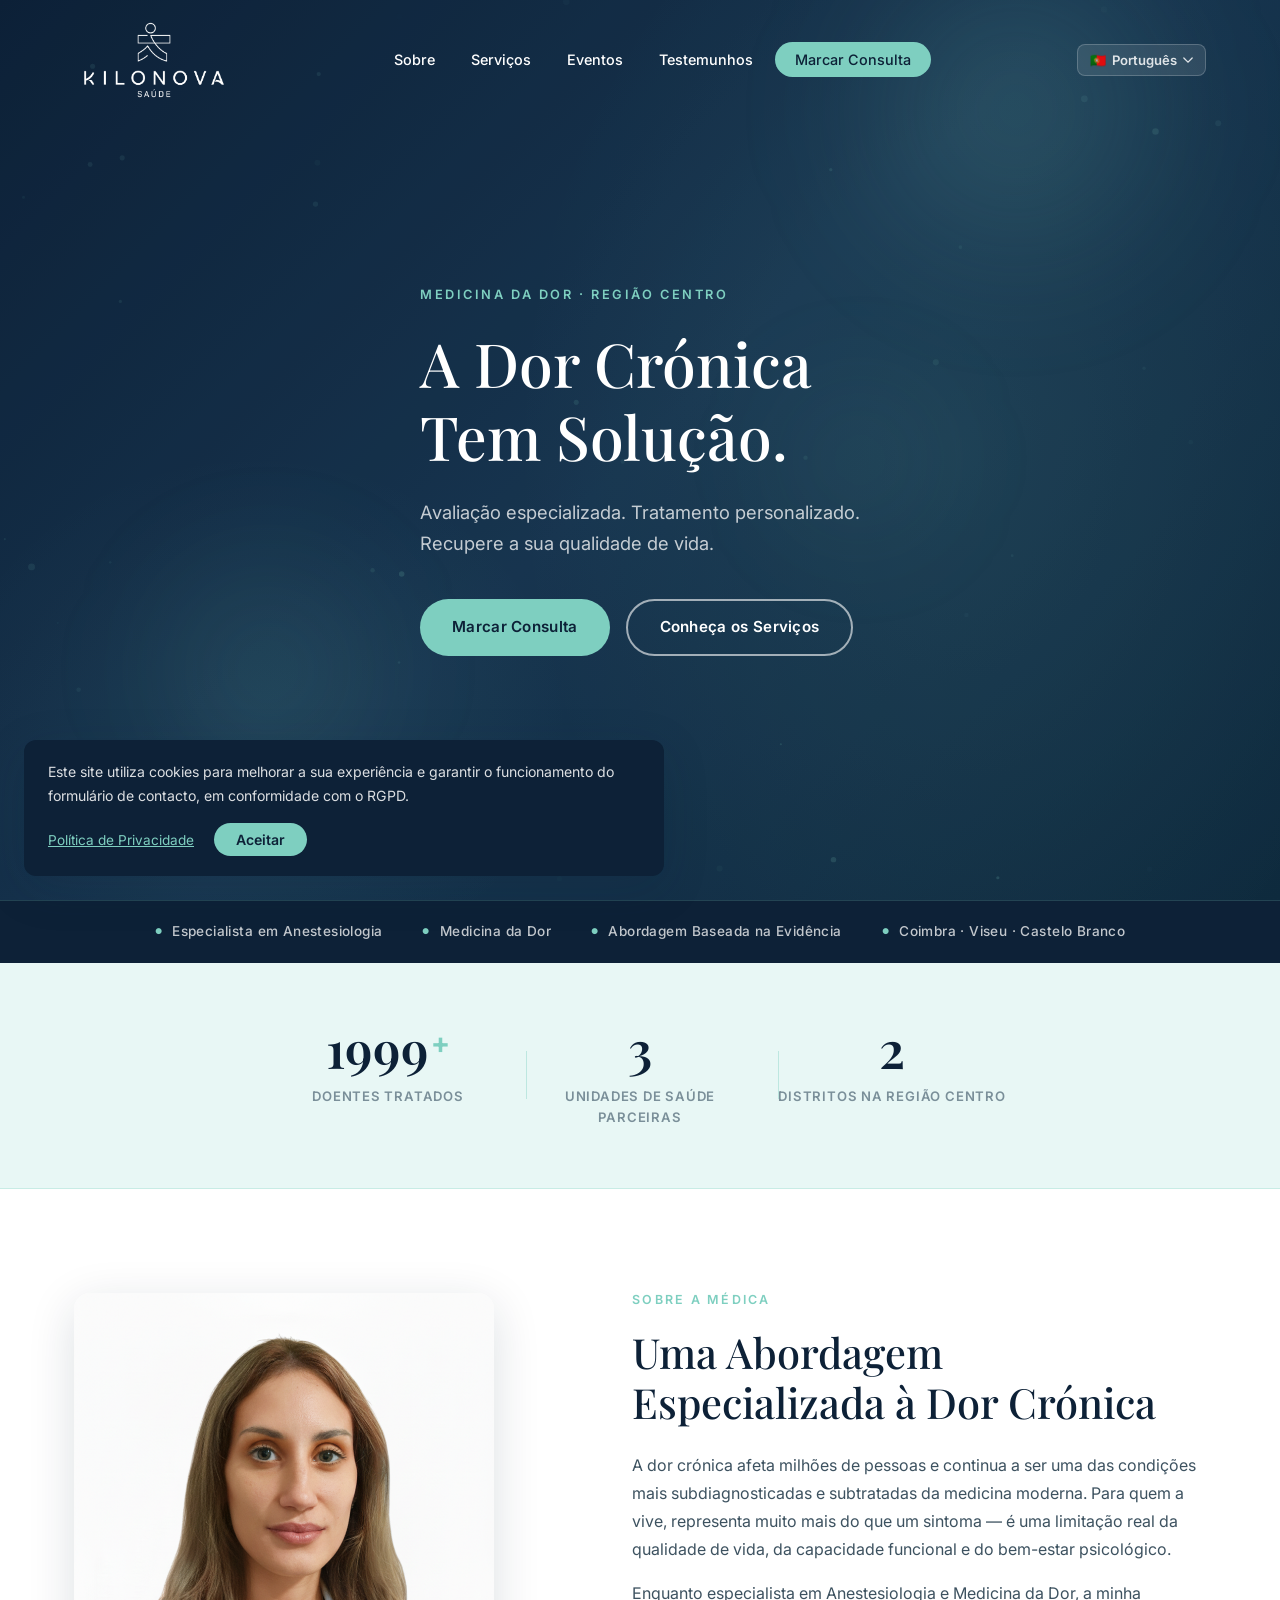
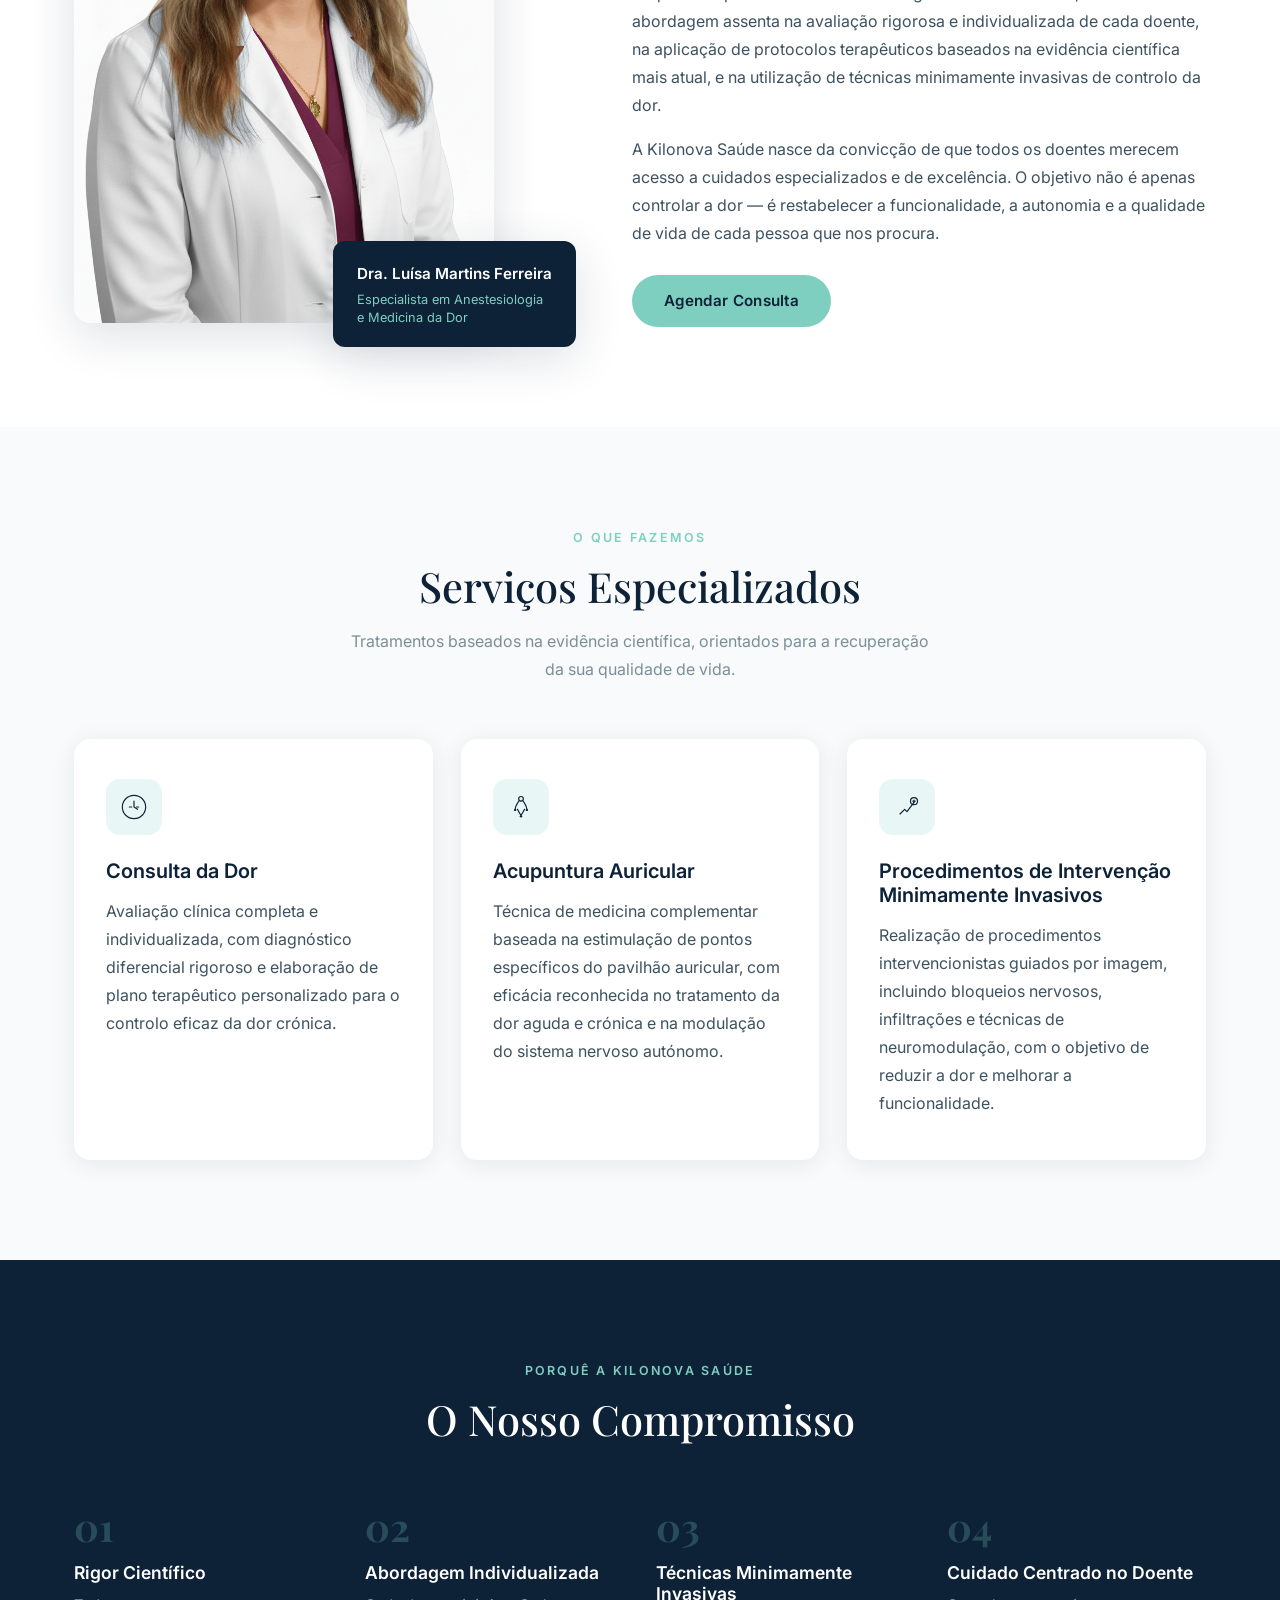
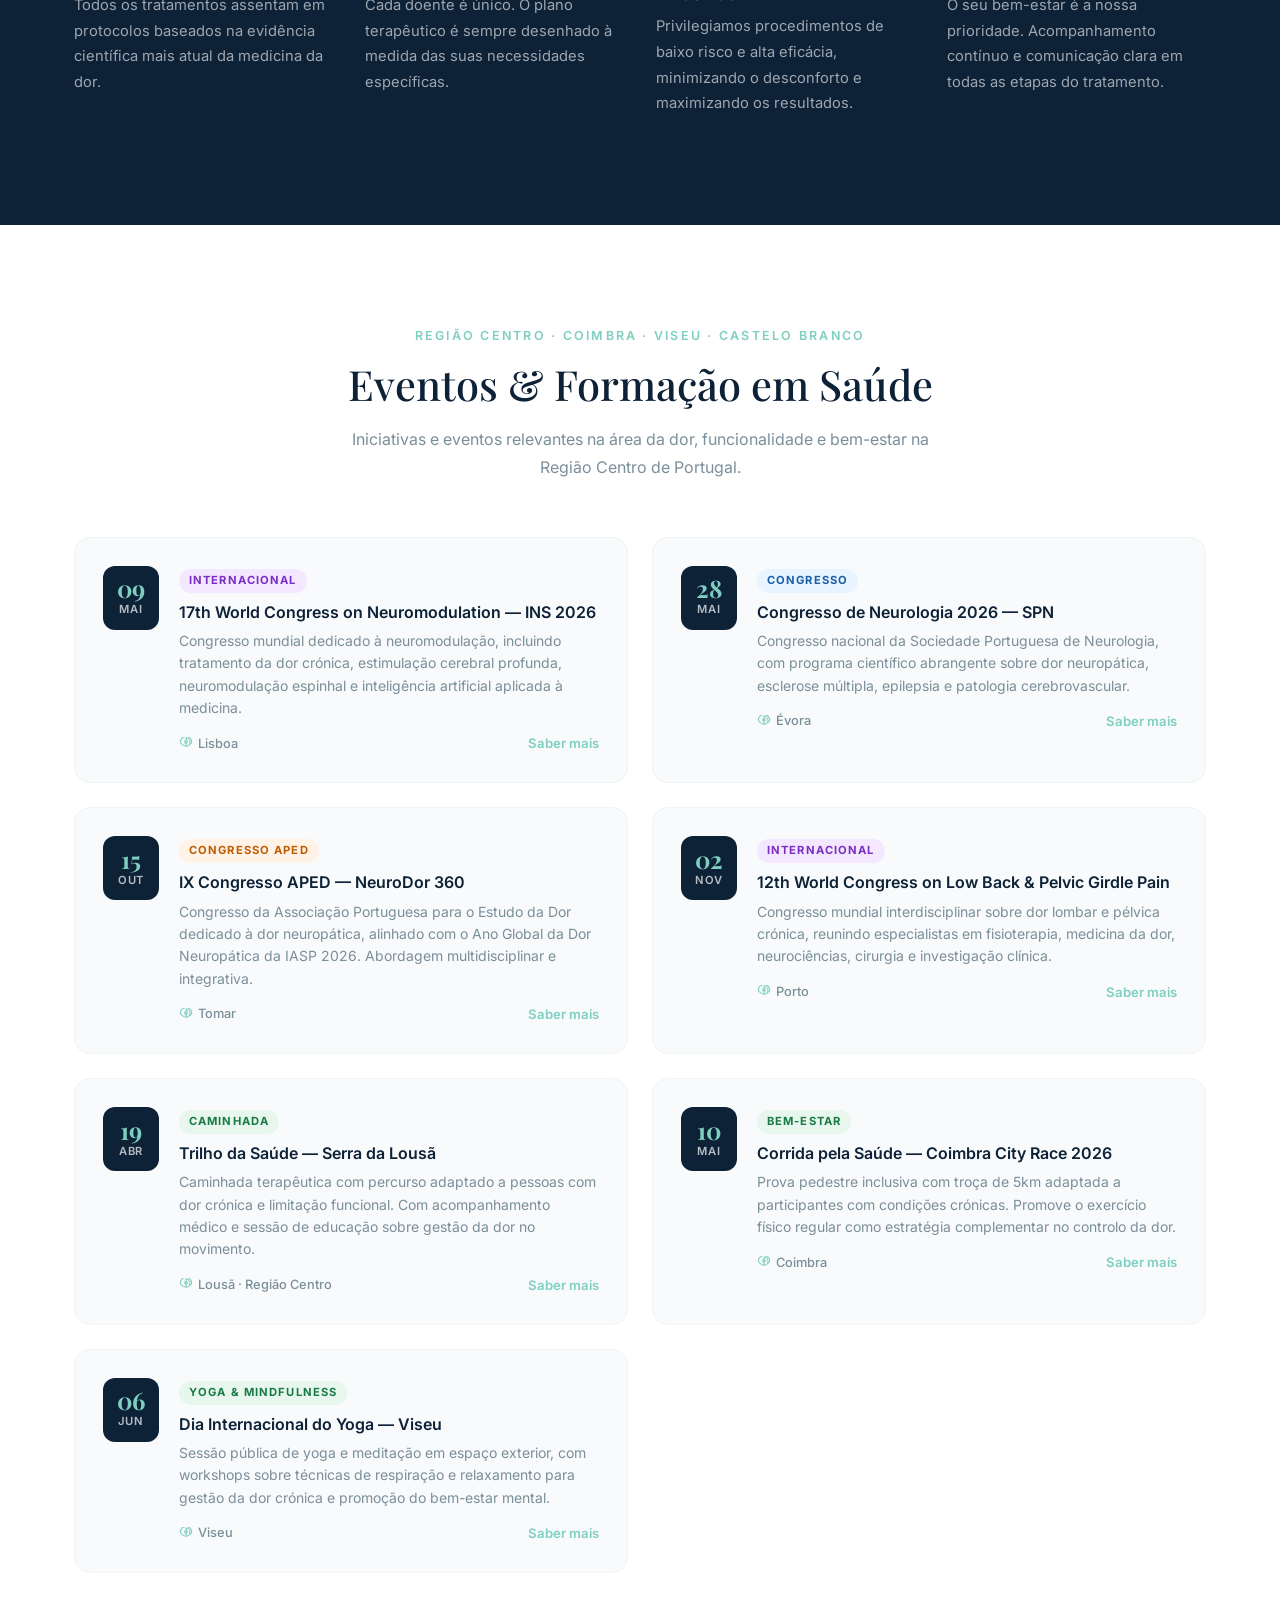
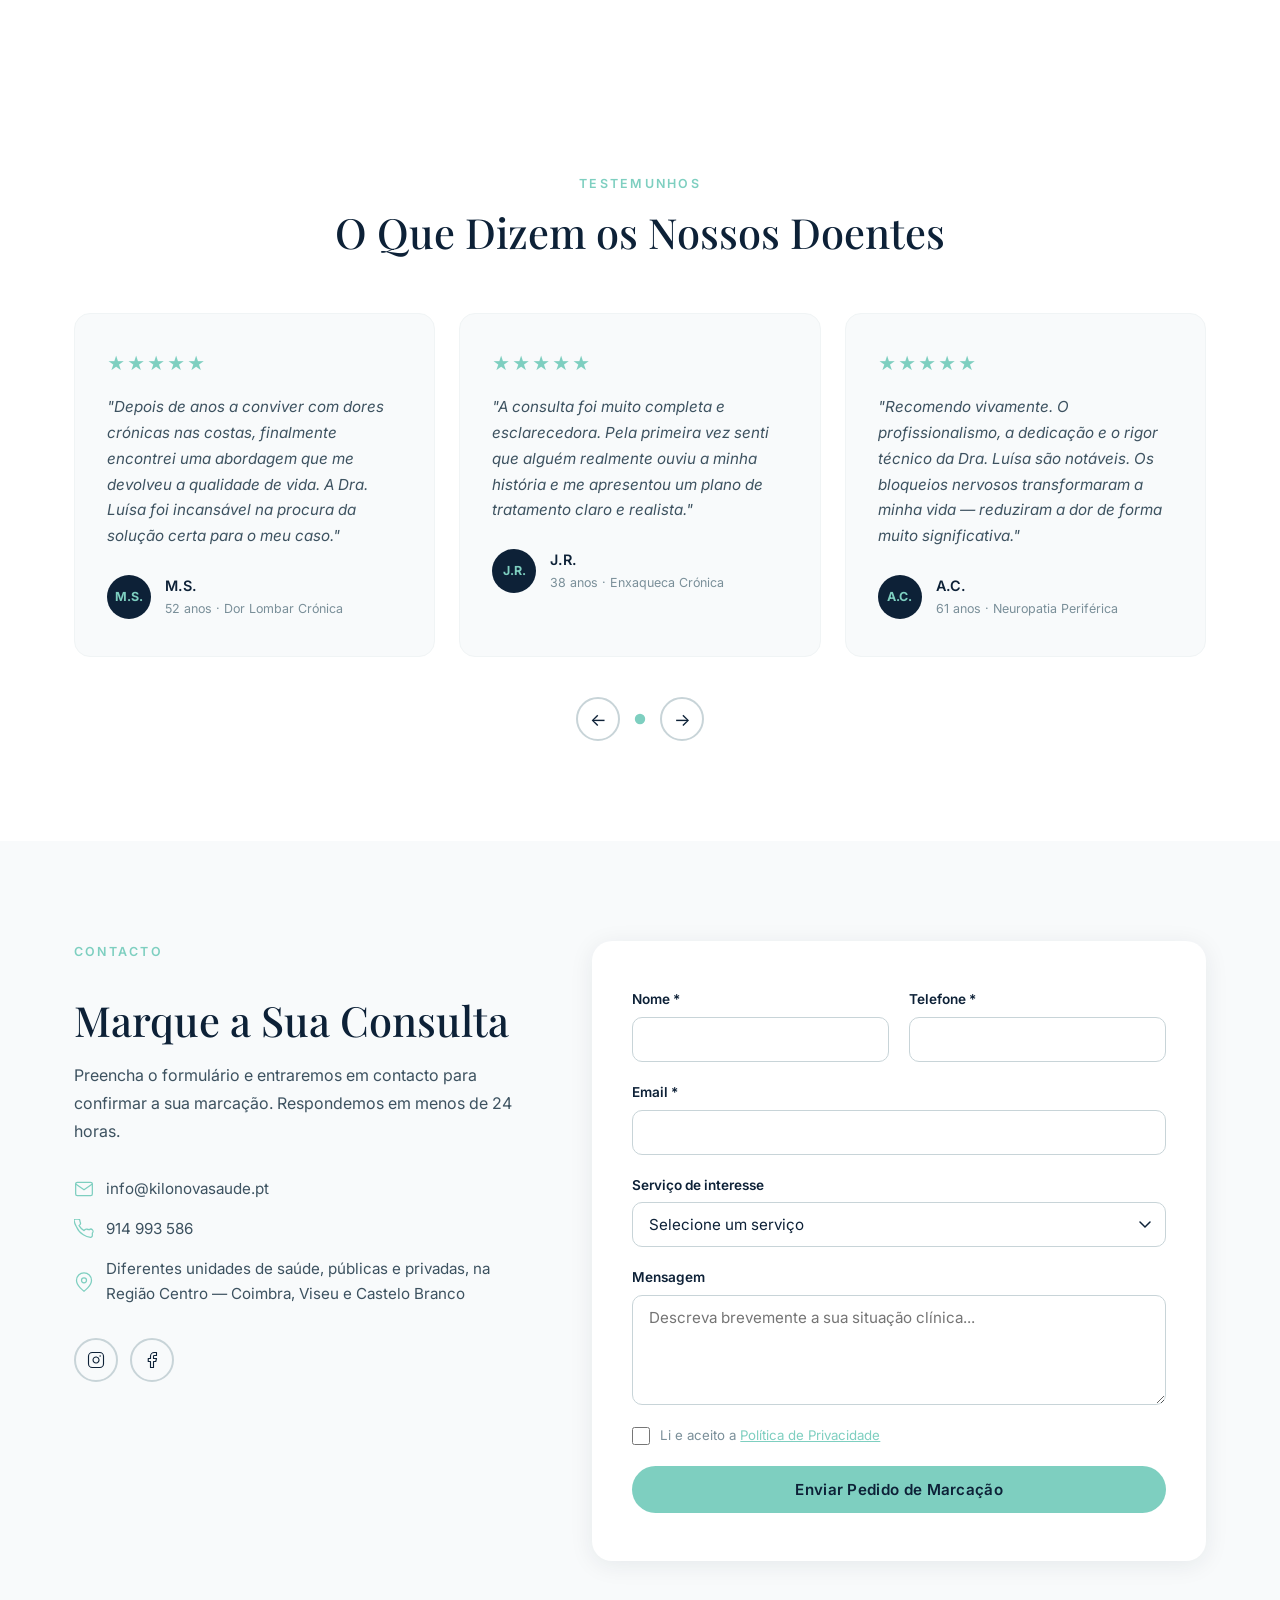
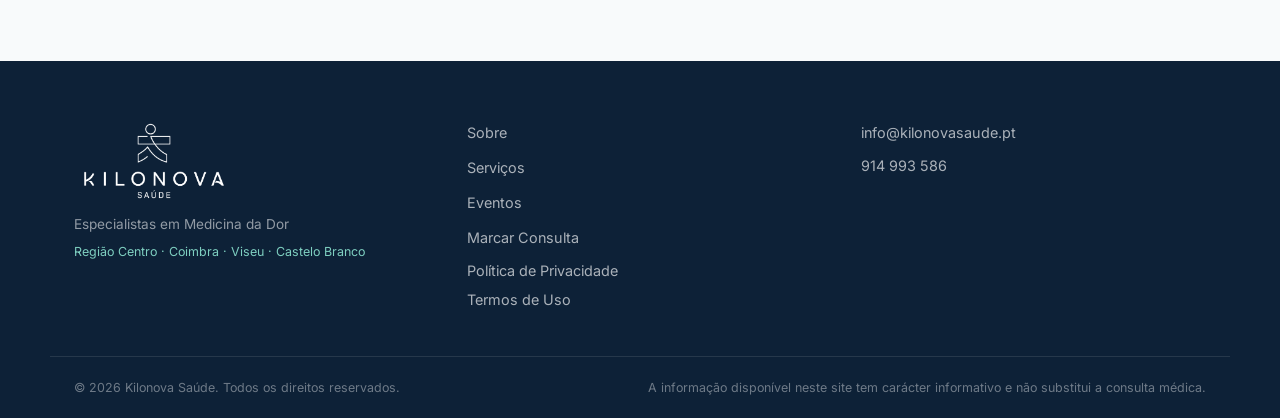
<file: index.html>
<!DOCTYPE html>
<html lang="pt">
<head>
  <meta charset="UTF-8" />
  <meta name="viewport" content="width=device-width, initial-scale=1.0" />
  <meta name="description" content="Kilonova Saúde — Especialistas em Medicina da Dor. Consulta da Dor, Acupuntura Auricular e Procedimentos Minimamente Invasivos na Região Centro." />
  <title>Kilonova Saúde — Medicina da Dor</title>
  <link rel="preconnect" href="https://fonts.googleapis.com" />
  <link rel="preconnect" href="https://fonts.gstatic.com" crossorigin />
  <link href="https://fonts.googleapis.com/css2?family=Inter:wght@300;400;500;600;700&family=Playfair+Display:wght@400;500;600&display=swap" rel="stylesheet" />
  <link rel="stylesheet" href="css/style.css" />
</head>
<body>

  <!-- COOKIE BANNER -->
  <div id="cookie-banner" class="cookie-banner" role="dialog" aria-label="Aviso de cookies">
    <div class="cookie-content">
      <p data-i18n="cookie_text">Este site utiliza cookies para melhorar a sua experiência e garantir o funcionamento do formulário de contacto, em conformidade com o RGPD.</p>
      <div class="cookie-actions">
        <button class="cookie-link" onclick="openModal('privacy-modal')" data-i18n="cookie_policy">Política de Privacidade</button>
        <button id="cookie-accept" data-i18n="cookie_accept">Aceitar</button>
      </div>
    </div>
  </div>

  <!-- PRIVACY MODAL -->
  <div id="privacy-modal" class="modal-overlay" role="dialog" aria-modal="true" aria-label="Política de Privacidade">
    <div class="modal-box">
      <button class="modal-close" onclick="closeModal('privacy-modal')" aria-label="Fechar">&times;</button>
      <div class="modal-content">
        <h2 data-i18n="modal_privacy_title">Política de Privacidade</h2>
        <p class="modal-updated" data-i18n="modal_privacy_updated">Última atualização: Janeiro de 2025</p>

        <h3 data-i18n="modal_p1_title">1. Responsável pelo Tratamento de Dados</h3>
        <p data-i18n="modal_p1_body">Kilonova Saúde, representada pela Dra. Luísa Martins Ferreira, NIF individual, é responsável pelo tratamento dos dados pessoais recolhidos através deste website (kilonovasaude.pt), em conformidade com o Regulamento Geral sobre a Proteção de Dados (RGPD — Regulamento UE 2016/679). Contacto: info@kilonovasaude.pt · 914 993 586.</p>

        <h3 data-i18n="modal_p2_title">2. Dados Recolhidos</h3>
        <p data-i18n="modal_p2_body">Através do formulário de contacto recolhemos: nome completo, número de telefone, endereço de email, serviço de interesse e informações clínicas facultadas voluntariamente. Também recolhemos dados de navegação através de cookies técnicos essenciais.</p>

        <h3 data-i18n="modal_p3_title">3. Finalidade e Base Legal</h3>
        <p data-i18n="modal_p3_body">Os seus dados são tratados para resposta ao pedido de marcação de consulta (base legal: execução de contrato, Art. 6.º n.º 1 al. b) do RGPD) e para comunicações relacionadas com os serviços prestados (base legal: interesse legítimo, Art. 6.º n.º 1 al. f) do RGPD).</p>

        <h3 data-i18n="modal_p4_title">4. Conservação dos Dados</h3>
        <p data-i18n="modal_p4_body">Os dados são conservados pelo período estritamente necessário à finalidade que motivou a sua recolha, e no máximo por 5 anos após a última interação, salvo obrigação legal de conservação superior.</p>

        <h3 data-i18n="modal_p5_title">5. Partilha de Dados</h3>
        <p data-i18n="modal_p5_body">Os seus dados não são vendidos nem cedidos a terceiros para fins comerciais. Podem ser partilhados com prestadores de serviços técnicos exclusivamente para efeitos de prestação do serviço, com obrigação contratual de confidencialidade.</p>

        <h3 data-i18n="modal_p6_title">6. Os Seus Direitos</h3>
        <p data-i18n="modal_p6_body">Nos termos do RGPD, tem direito de acesso, retificação, apagamento, limitação, portabilidade e oposição. Para exercer estes direitos contacte info@kilonovasaude.pt. Tem ainda o direito de reclamação junto da CNPD (www.cnpd.pt).</p>

        <h3 data-i18n="modal_p7_title">7. Cookies</h3>
        <p data-i18n="modal_p7_body">Este site utiliza apenas cookies técnicos essenciais, necessários ao funcionamento do formulário de contacto e à memorização das suas preferências de idioma e consentimento. Não utilizamos cookies de rastreamento ou publicidade.</p>
      </div>
    </div>
  </div>

  <!-- TERMS MODAL -->
  <div id="terms-modal" class="modal-overlay" role="dialog" aria-modal="true" aria-label="Termos de Uso">
    <div class="modal-box">
      <button class="modal-close" onclick="closeModal('terms-modal')" aria-label="Fechar">&times;</button>
      <div class="modal-content">
        <h2 data-i18n="modal_terms_title">Termos de Uso</h2>
        <p class="modal-updated" data-i18n="modal_terms_updated">Última atualização: Janeiro de 2025</p>

        <h3 data-i18n="modal_t1_title">1. Identificação</h3>
        <p data-i18n="modal_t1_body">O presente website é propriedade de Kilonova Saúde, representada pela Dra. Luísa Martins Ferreira, Especialista em Anestesiologia e Medicina da Dor. Contacto: info@kilonovasaude.pt · 914 993 586.</p>

        <h3 data-i18n="modal_t2_title">2. Objeto e Âmbito</h3>
        <p data-i18n="modal_t2_body">O presente website tem carácter exclusivamente informativo e destina-se a apresentar os serviços da Kilonova Saúde. A utilização deste site implica a aceitação integral dos presentes termos.</p>

        <h3 data-i18n="modal_t3_title">3. Informação Clínica</h3>
        <p data-i18n="modal_t3_body">Toda a informação médica disponível neste site tem carácter meramente informativo e educacional. Não constitui conselho médico, diagnóstico ou prescrição terapêutica, e não substitui em nenhuma circunstância a consulta médica presencial com um profissional de saúde qualificado.</p>

        <h3 data-i18n="modal_t4_title">4. Propriedade Intelectual</h3>
        <p data-i18n="modal_t4_body">Todos os conteúdos deste website — incluindo textos, imagens, logótipos, design e código — são propriedade exclusiva da Kilonova Saúde e encontram-se protegidos pelas leis de propriedade intelectual aplicáveis. É proibida a sua reprodução total ou parcial sem autorização expressa e por escrito.</p>

        <h3 data-i18n="modal_t5_title">5. Responsabilidade</h3>
        <p data-i18n="modal_t5_body">A Kilonova Saúde não se responsabiliza por danos resultantes da utilização indevida das informações disponibilizadas neste site, nem pela indisponibilidade temporária do mesmo por razões técnicas ou de manutenção.</p>

        <h3 data-i18n="modal_t6_title">6. Lei Aplicável</h3>
        <p data-i18n="modal_t6_body">Os presentes termos regem-se pela lei portuguesa. Qualquer litígio será submetido aos tribunais da comarca competente, com expressa renúncia a qualquer outro foro.</p>

        <h3 data-i18n="modal_t7_title">7. Alterações</h3>
        <p data-i18n="modal_t7_body">A Kilonova Saúde reserva-se o direito de alterar os presentes termos a qualquer momento. As alterações produzem efeitos imediatos após a sua publicação neste website.</p>
      </div>
    </div>
  </div>

  <!-- HEADER -->
  <header id="header">
    <div class="container header-inner">
      <a href="#hero" class="logo-link">
        <img src="images/logo.png" alt="Kilonova Saúde" class="logo logo-dark" />
        <img src="images/logo-white.png" alt="Kilonova Saúde" class="logo logo-white" />
      </a>
      <nav id="main-nav">
        <ul>
          <li><a href="#about" data-i18n="nav_about">Sobre</a></li>
          <li><a href="#services" data-i18n="nav_services">Serviços</a></li>
          <li><a href="#events" data-i18n="nav_events">Eventos</a></li>
          <li><a href="#testimonials" data-i18n="nav_testimonials">Testemunhos</a></li>
          <li><a href="#contact" class="nav-cta" data-i18n="nav_contact">Marcar Consulta</a></li>
        </ul>
      </nav>
      <div class="header-right">
        <!-- Language dropdown -->
        <div class="lang-dropdown" id="lang-dropdown">
          <button class="lang-current-btn" id="lang-current-btn" aria-haspopup="listbox" aria-expanded="false">
            <span id="lang-flag">🇵🇹</span>
            <span id="lang-label">Português</span>
            <svg class="lang-chevron" viewBox="0 0 12 8" fill="none"><path d="M1 1l5 5 5-5" stroke="currentColor" stroke-width="1.5" stroke-linecap="round"/></svg>
          </button>
          <ul class="lang-list" id="lang-list" role="listbox">
            <li><button data-lang="pt" class="lang-option active"><span>🇵🇹</span> Português</button></li>
            <li><button data-lang="en" class="lang-option"><span>🇬🇧</span> English</button></li>
            <li><button data-lang="fr" class="lang-option"><span>🇫🇷</span> Français</button></li>
            <li><button data-lang="de" class="lang-option"><span>🇩🇪</span> Deutsch</button></li>
          </ul>
        </div>
        <button class="hamburger" id="hamburger" aria-label="Menu">
          <span></span><span></span><span></span>
        </button>
      </div>
    </div>
  </header>

  <!-- HERO -->
  <section id="hero">
    <canvas id="hero-canvas"></canvas>
    <div class="hero-overlay"></div>
    <!-- Floating orbs -->
    <div class="orb orb-1"></div>
    <div class="orb orb-2"></div>
    <div class="orb orb-3"></div>
    <div class="container hero-content">
      <p class="hero-eyebrow" data-i18n="hero_eyebrow">Medicina da Dor · Região Centro</p>
      <h1 data-i18n="hero_title">A Dor Crónica<br>Tem Solução.</h1>
      <p class="hero-sub" data-i18n="hero_sub">Avaliação especializada. Tratamento personalizado.<br>Recupere a sua qualidade de vida.</p>
      <div class="hero-actions">
        <a href="#contact" class="btn btn-primary" data-i18n="hero_cta">Marcar Consulta</a>
        <a href="#services" class="btn btn-outline" data-i18n="hero_cta2">Conheça os Serviços</a>
      </div>
    </div>
    <div class="hero-scroll-indicator">
      <span></span>
    </div>
  </section>

  <!-- TRUST BAR -->
  <section class="trust-bar">
    <div class="container trust-items">
      <div class="trust-item">
        <span class="trust-icon">&#9679;</span>
        <span data-i18n="trust_1">Especialista em Anestesiologia</span>
      </div>
      <div class="trust-item">
        <span class="trust-icon">&#9679;</span>
        <span data-i18n="trust_2">Medicina da Dor</span>
      </div>
      <div class="trust-item">
        <span class="trust-icon">&#9679;</span>
        <span data-i18n="trust_3">Abordagem Baseada na Evidência</span>
      </div>
      <div class="trust-item">
        <span class="trust-icon">&#9679;</span>
        <span data-i18n="trust_4">Coimbra · Viseu · Castelo Branco</span>
      </div>
    </div>
  </section>

  <!-- STATS -->
  <section id="stats">
    <div class="container stats-grid stats-grid-3">
      <div class="stat-item">
        <div class="stat-number-wrap">
          <div class="stat-number" data-target="2000">0</div>
          <div class="stat-plus">+</div>
        </div>
        <div class="stat-label" data-i18n="stat2_label">Doentes Tratados</div>
      </div>
      <div class="stat-item">
        <div class="stat-number-wrap">
          <div class="stat-number" data-target="4">0</div>
        </div>
        <div class="stat-label" data-i18n="stat3_label">Unidades de Saúde Parceiras</div>
      </div>
      <div class="stat-item">
        <div class="stat-number-wrap">
          <div class="stat-number" data-target="3">0</div>
        </div>
        <div class="stat-label" data-i18n="stat4_label">Distritos na Região Centro</div>
      </div>
    </div>
  </section>

  <!-- ABOUT -->
  <section id="about">
    <div class="container about-grid">
      <div class="about-image-wrap">
        <img src="images/doctor.png" alt="Dra. Luísa Martins Ferreira" class="about-photo" />
        <div class="about-card">
          <p class="about-card-name">Dra. Luísa Martins Ferreira</p>
          <p class="about-card-title" data-i18n="about_card_title">Especialista em Anestesiologia<br>e Medicina da Dor</p>
        </div>
      </div>
      <div class="about-text">
        <p class="section-eyebrow" data-i18n="about_eyebrow">Sobre a Médica</p>
        <h2 data-i18n="about_title">Uma Abordagem Especializada à Dor Crónica</h2>
        <p data-i18n="about_p1">A dor crónica afeta milhões de pessoas e continua a ser uma das condições mais subdiagnosticadas e subtratadas da medicina moderna. Para quem a vive, representa muito mais do que um sintoma — é uma limitação real da qualidade de vida, da capacidade funcional e do bem-estar psicológico.</p>
        <p data-i18n="about_p2">Enquanto especialista em Anestesiologia e Medicina da Dor, a minha abordagem assenta na avaliação rigorosa e individualizada de cada doente, na aplicação de protocolos terapêuticos baseados na evidência científica mais atual, e na utilização de técnicas minimamente invasivas de controlo da dor.</p>
        <p data-i18n="about_p3">A Kilonova Saúde nasce da convicção de que todos os doentes merecem acesso a cuidados especializados e de excelência. O objetivo não é apenas controlar a dor — é restabelecer a funcionalidade, a autonomia e a qualidade de vida de cada pessoa que nos procura.</p>
        <a href="#contact" class="btn btn-primary" data-i18n="about_cta">Agendar Consulta</a>
      </div>
    </div>
  </section>

  <!-- SERVICES -->
  <section id="services">
    <div class="container">
      <div class="section-header">
        <p class="section-eyebrow" data-i18n="services_eyebrow">O Que Fazemos</p>
        <h2 data-i18n="services_title">Serviços Especializados</h2>
        <p class="section-sub" data-i18n="services_sub">Tratamentos baseados na evidência científica, orientados para a recuperação da sua qualidade de vida.</p>
      </div>
      <div class="services-grid">

        <div class="service-card">
          <div class="service-icon">
            <svg viewBox="0 0 48 48" fill="none" xmlns="http://www.w3.org/2000/svg">
              <circle cx="24" cy="24" r="20" stroke="currentColor" stroke-width="2"/>
              <path d="M24 14v10l6 4" stroke="currentColor" stroke-width="2" stroke-linecap="round"/>
              <path d="M16 24h4M28 24h4" stroke="currentColor" stroke-width="2" stroke-linecap="round"/>
            </svg>
          </div>
          <h3 data-i18n="srv1_title">Consulta da Dor</h3>
          <p data-i18n="srv1_desc">Avaliação clínica completa e individualizada, com diagnóstico diferencial rigoroso e elaboração de plano terapêutico personalizado para o controlo eficaz da dor crónica.</p>
        </div>

        <div class="service-card">
          <div class="service-icon">
            <svg viewBox="0 0 48 48" fill="none" xmlns="http://www.w3.org/2000/svg">
              <ellipse cx="24" cy="10" rx="4" ry="4" stroke="currentColor" stroke-width="2"/>
              <path d="M20 14c-2 4-6 8-6 14" stroke="currentColor" stroke-width="2" stroke-linecap="round"/>
              <path d="M28 14c2 4 6 8 6 14" stroke="currentColor" stroke-width="2" stroke-linecap="round"/>
              <path d="M18 28c2 4 4 8 6 10" stroke="currentColor" stroke-width="2" stroke-linecap="round"/>
              <path d="M30 28c-2 4-4 8-6 10" stroke="currentColor" stroke-width="2" stroke-linecap="round"/>
              <circle cx="14" cy="29" r="2" fill="currentColor"/>
              <circle cx="34" cy="29" r="2" fill="currentColor"/>
              <circle cx="24" cy="40" r="2" fill="currentColor"/>
            </svg>
          </div>
          <h3 data-i18n="srv2_title">Acupuntura Auricular</h3>
          <p data-i18n="srv2_desc">Técnica de medicina complementar baseada na estimulação de pontos específicos do pavilhão auricular, com eficácia reconhecida no tratamento da dor aguda e crónica e na modulação do sistema nervoso autónomo.</p>
        </div>

        <div class="service-card">
          <div class="service-icon">
            <svg viewBox="0 0 48 48" fill="none" xmlns="http://www.w3.org/2000/svg">
              <path d="M12 36l8-8 4 4 12-16" stroke="currentColor" stroke-width="2" stroke-linecap="round" stroke-linejoin="round"/>
              <circle cx="36" cy="14" r="6" stroke="currentColor" stroke-width="2"/>
              <path d="M34 14h4M36 12v4" stroke="currentColor" stroke-width="2" stroke-linecap="round"/>
            </svg>
          </div>
          <h3 data-i18n="srv3_title">Procedimentos de Intervenção Minimamente Invasivos</h3>
          <p data-i18n="srv3_desc">Realização de procedimentos intervencionistas guiados por imagem, incluindo bloqueios nervosos, infiltrações e técnicas de neuromodulação, com o objetivo de reduzir a dor e melhorar a funcionalidade.</p>
        </div>

      </div>
    </div>
  </section>

  <!-- WHY KILONOVA -->
  <section id="why">
    <div class="container">
      <div class="section-header">
        <p class="section-eyebrow" data-i18n="why_eyebrow">Porquê a Kilonova Saúde</p>
        <h2 data-i18n="why_title">O Nosso Compromisso</h2>
      </div>
      <div class="why-grid">
        <div class="why-item">
          <div class="why-number">01</div>
          <h4 data-i18n="why1_title">Rigor Científico</h4>
          <p data-i18n="why1_desc">Todos os tratamentos assentam em protocolos baseados na evidência científica mais atual da medicina da dor.</p>
        </div>
        <div class="why-item">
          <div class="why-number">02</div>
          <h4 data-i18n="why2_title">Abordagem Individualizada</h4>
          <p data-i18n="why2_desc">Cada doente é único. O plano terapêutico é sempre desenhado à medida das suas necessidades específicas.</p>
        </div>
        <div class="why-item">
          <div class="why-number">03</div>
          <h4 data-i18n="why3_title">Técnicas Minimamente Invasivas</h4>
          <p data-i18n="why3_desc">Privilegiamos procedimentos de baixo risco e alta eficácia, minimizando o desconforto e maximizando os resultados.</p>
        </div>
        <div class="why-item">
          <div class="why-number">04</div>
          <h4 data-i18n="why4_title">Cuidado Centrado no Doente</h4>
          <p data-i18n="why4_desc">O seu bem-estar é a nossa prioridade. Acompanhamento contínuo e comunicação clara em todas as etapas do tratamento.</p>
        </div>
      </div>
    </div>
  </section>

  <!-- EVENTS -->
  <section id="events">
    <div class="container">
      <div class="section-header">
        <p class="section-eyebrow" data-i18n="events_eyebrow">Região Centro · Coimbra · Viseu · Castelo Branco</p>
        <h2 data-i18n="events_title">Eventos & Formação em Saúde</h2>
        <p class="section-sub" data-i18n="events_sub">Iniciativas e eventos relevantes na área da dor, funcionalidade e bem-estar na Região Centro de Portugal.</p>
      </div>
      <div class="events-grid">

        <article class="event-card">
          <div class="event-date-badge">
            <span class="event-day">09</span>
            <span class="event-month">Mai</span>
          </div>
          <div class="event-info">
            <span class="event-tag tag-simposio">Internacional</span>
            <h3>17th World Congress on Neuromodulation — INS 2026</h3>
            <p>Congresso mundial dedicado à neuromodulação, incluindo tratamento da dor crónica, estimulação cerebral profunda, neuromodulação espinhal e inteligência artificial aplicada à medicina.</p>
            <div class="event-meta">
              <span class="event-location">
                <svg viewBox="0 0 16 16" fill="none"><path d="M8 1.5A4.5 4.5 0 018 10.5C5.5 10.5 1.5 7 1.5 6a6.5 6.5 0 1113 0c0 1-4 4.5-6.5 4.5z" stroke="currentColor" stroke-width="1.2"/><circle cx="8" cy="5.5" r="1.5" stroke="currentColor" stroke-width="1.2"/></svg>
                Lisboa
              </span>
              <a href="https://ins-congress.com/" class="event-link" target="_blank" rel="noopener noreferrer" data-i18n="event_more">Saber mais</a>
            </div>
          </div>
        </article>

        <article class="event-card">
          <div class="event-date-badge">
            <span class="event-day">28</span>
            <span class="event-month">Mai</span>
          </div>
          <div class="event-info">
            <span class="event-tag tag-congress">Congresso</span>
            <h3>Congresso de Neurologia 2026 — SPN</h3>
            <p>Congresso nacional da Sociedade Portuguesa de Neurologia, com programa científico abrangente sobre dor neuropática, esclerose múltipla, epilepsia e patologia cerebrovascular.</p>
            <div class="event-meta">
              <span class="event-location">
                <svg viewBox="0 0 16 16" fill="none"><path d="M8 1.5A4.5 4.5 0 018 10.5C5.5 10.5 1.5 7 1.5 6a6.5 6.5 0 1113 0c0 1-4 4.5-6.5 4.5z" stroke="currentColor" stroke-width="1.2"/><circle cx="8" cy="5.5" r="1.5" stroke="currentColor" stroke-width="1.2"/></svg>
                Évora
              </span>
              <a href="http://www.spneurologia.com/evento/congresso-de-neurologia-2026/518" class="event-link" target="_blank" rel="noopener noreferrer" data-i18n="event_more">Saber mais</a>
            </div>
          </div>
        </article>

        <article class="event-card">
          <div class="event-date-badge">
            <span class="event-day">15</span>
            <span class="event-month">Out</span>
          </div>
          <div class="event-info">
            <span class="event-tag tag-jornadas">Congresso APED</span>
            <h3>IX Congresso APED — NeuroDor 360</h3>
            <p>Congresso da Associação Portuguesa para o Estudo da Dor dedicado à dor neuropática, alinhado com o Ano Global da Dor Neuropática da IASP 2026. Abordagem multidisciplinar e integrativa.</p>
            <div class="event-meta">
              <span class="event-location">
                <svg viewBox="0 0 16 16" fill="none"><path d="M8 1.5A4.5 4.5 0 018 10.5C5.5 10.5 1.5 7 1.5 6a6.5 6.5 0 1113 0c0 1-4 4.5-6.5 4.5z" stroke="currentColor" stroke-width="1.2"/><circle cx="8" cy="5.5" r="1.5" stroke="currentColor" stroke-width="1.2"/></svg>
                Tomar
              </span>
              <a href="https://www.aped-dor.org" class="event-link" target="_blank" rel="noopener noreferrer" data-i18n="event_more">Saber mais</a>
            </div>
          </div>
        </article>

        <article class="event-card">
          <div class="event-date-badge">
            <span class="event-day">02</span>
            <span class="event-month">Nov</span>
          </div>
          <div class="event-info">
            <span class="event-tag tag-simposio">Internacional</span>
            <h3>12th World Congress on Low Back &amp; Pelvic Girdle Pain</h3>
            <p>Congresso mundial interdisciplinar sobre dor lombar e pélvica crónica, reunindo especialistas em fisioterapia, medicina da dor, neurociências, cirurgia e investigação clínica.</p>
            <div class="event-meta">
              <span class="event-location">
                <svg viewBox="0 0 16 16" fill="none"><path d="M8 1.5A4.5 4.5 0 018 10.5C5.5 10.5 1.5 7 1.5 6a6.5 6.5 0 1113 0c0 1-4 4.5-6.5 4.5z" stroke="currentColor" stroke-width="1.2"/><circle cx="8" cy="5.5" r="1.5" stroke="currentColor" stroke-width="1.2"/></svg>
                Porto
              </span>
              <a href="https://www.worldcongresslbp.com/" class="event-link" target="_blank" rel="noopener noreferrer" data-i18n="event_more">Saber mais</a>
            </div>
          </div>
        </article>

        <article class="event-card">
          <div class="event-date-badge">
            <span class="event-day">19</span>
            <span class="event-month">Abr</span>
          </div>
          <div class="event-info">
            <span class="event-tag tag-wellness">Caminhada</span>
            <h3>Trilho da Saúde — Serra da Lousã</h3>
            <p>Caminhada terapêutica com percurso adaptado a pessoas com dor crónica e limitação funcional. Com acompanhamento médico e sessão de educação sobre gestão da dor no movimento.</p>
            <div class="event-meta">
              <span class="event-location">
                <svg viewBox="0 0 16 16" fill="none"><path d="M8 1.5A4.5 4.5 0 018 10.5C5.5 10.5 1.5 7 1.5 6a6.5 6.5 0 1113 0c0 1-4 4.5-6.5 4.5z" stroke="currentColor" stroke-width="1.2"/><circle cx="8" cy="5.5" r="1.5" stroke="currentColor" stroke-width="1.2"/></svg>
                Lousã · Região Centro
              </span>
              <a href="https://www.cm-lousa.pt/turismo/percursos-pedestres" class="event-link" target="_blank" rel="noopener noreferrer" data-i18n="event_more">Saber mais</a>
            </div>
          </div>
        </article>

        <article class="event-card">
          <div class="event-date-badge">
            <span class="event-day">10</span>
            <span class="event-month">Mai</span>
          </div>
          <div class="event-info">
            <span class="event-tag tag-wellness">Bem-estar</span>
            <h3>Corrida pela Saúde — Coimbra City Race 2026</h3>
            <p>Prova pedestre inclusiva com troça de 5km adaptada a participantes com condições crónicas. Promove o exercício físico regular como estratégia complementar no controlo da dor.</p>
            <div class="event-meta">
              <span class="event-location">
                <svg viewBox="0 0 16 16" fill="none"><path d="M8 1.5A4.5 4.5 0 018 10.5C5.5 10.5 1.5 7 1.5 6a6.5 6.5 0 1113 0c0 1-4 4.5-6.5 4.5z" stroke="currentColor" stroke-width="1.2"/><circle cx="8" cy="5.5" r="1.5" stroke="currentColor" stroke-width="1.2"/></svg>
                Coimbra
              </span>
              <a href="https://www.cm-coimbra.pt/areas/desporto" class="event-link" target="_blank" rel="noopener noreferrer" data-i18n="event_more">Saber mais</a>
            </div>
          </div>
        </article>

        <article class="event-card">
          <div class="event-date-badge">
            <span class="event-day">06</span>
            <span class="event-month">Jun</span>
          </div>
          <div class="event-info">
            <span class="event-tag tag-wellness">Yoga & Mindfulness</span>
            <h3>Dia Internacional do Yoga — Viseu</h3>
            <p>Sessão pública de yoga e meditação em espaço exterior, com workshops sobre técnicas de respiração e relaxamento para gestão da dor crónica e promoção do bem-estar mental.</p>
            <div class="event-meta">
              <span class="event-location">
                <svg viewBox="0 0 16 16" fill="none"><path d="M8 1.5A4.5 4.5 0 018 10.5C5.5 10.5 1.5 7 1.5 6a6.5 6.5 0 1113 0c0 1-4 4.5-6.5 4.5z" stroke="currentColor" stroke-width="1.2"/><circle cx="8" cy="5.5" r="1.5" stroke="currentColor" stroke-width="1.2"/></svg>
                Viseu
              </span>
              <a href="https://www.cm-viseu.pt/desporto-e-bem-estar" class="event-link" target="_blank" rel="noopener noreferrer" data-i18n="event_more">Saber mais</a>
            </div>
          </div>
        </article>

      </div>
    </div>
  </section>

  <!-- TESTIMONIALS -->
  <section id="testimonials">
    <div class="container">
      <div class="section-header">
        <p class="section-eyebrow" data-i18n="test_eyebrow">Testemunhos</p>
        <h2 data-i18n="test_title">O Que Dizem os Nossos Doentes</h2>
      </div>
      <div class="testimonials-slider">
        <div class="testimonials-track" id="testimonials-track">

          <div class="testimonial-card">
            <div class="stars">&#9733;&#9733;&#9733;&#9733;&#9733;</div>
            <p class="testimonial-text" data-i18n="t1_text">"Depois de anos a conviver com dores crónicas nas costas, finalmente encontrei uma abordagem que me devolveu a qualidade de vida. A Dra. Luísa foi incansável na procura da solução certa para o meu caso."</p>
            <div class="testimonial-author">
              <div class="author-avatar">M.S.</div>
              <div>
                <p class="author-name">M.S.</p>
                <p class="author-detail" data-i18n="t1_detail">52 anos · Dor Lombar Crónica</p>
              </div>
            </div>
          </div>

          <div class="testimonial-card">
            <div class="stars">&#9733;&#9733;&#9733;&#9733;&#9733;</div>
            <p class="testimonial-text" data-i18n="t2_text">"A consulta foi muito completa e esclarecedora. Pela primeira vez senti que alguém realmente ouviu a minha história e me apresentou um plano de tratamento claro e realista."</p>
            <div class="testimonial-author">
              <div class="author-avatar">J.R.</div>
              <div>
                <p class="author-name">J.R.</p>
                <p class="author-detail" data-i18n="t2_detail">38 anos · Enxaqueca Crónica</p>
              </div>
            </div>
          </div>

          <div class="testimonial-card">
            <div class="stars">&#9733;&#9733;&#9733;&#9733;&#9733;</div>
            <p class="testimonial-text" data-i18n="t3_text">"Recomendo vivamente. O profissionalismo, a dedicação e o rigor técnico da Dra. Luísa são notáveis. Os bloqueios nervosos transformaram a minha vida — reduziram a dor de forma muito significativa."</p>
            <div class="testimonial-author">
              <div class="author-avatar">A.C.</div>
              <div>
                <p class="author-name">A.C.</p>
                <p class="author-detail" data-i18n="t3_detail">61 anos · Neuropatia Periférica</p>
              </div>
            </div>
          </div>

        </div>
        <div class="slider-controls">
          <button class="slider-btn" id="prev-btn" aria-label="Anterior">&#8592;</button>
          <div class="slider-dots" id="slider-dots"></div>
          <button class="slider-btn" id="next-btn" aria-label="Próximo">&#8594;</button>
        </div>
      </div>
    </div>
  </section>

  <!-- CONTACT -->
  <section id="contact">
    <div class="container contact-grid">
      <div class="contact-info">
        <p class="section-eyebrow" data-i18n="contact_eyebrow">Contacto</p>
        <h2 data-i18n="contact_title">Marque a Sua Consulta</h2>
        <p data-i18n="contact_sub">Preencha o formulário e entraremos em contacto para confirmar a sua marcação. Respondemos em menos de 24 horas.</p>
        <div class="contact-details">
          <div class="contact-detail-item">
            <svg viewBox="0 0 24 24" fill="none" xmlns="http://www.w3.org/2000/svg"><path d="M4 4h16c1.1 0 2 .9 2 2v12c0 1.1-.9 2-2 2H4c-1.1 0-2-.9-2-2V6c0-1.1.9-2 2-2z" stroke="currentColor" stroke-width="1.5" stroke-linecap="round"/><polyline points="22,6 12,13 2,6" stroke="currentColor" stroke-width="1.5" stroke-linecap="round"/></svg>
            <a href="mailto:info@kilonovasaude.pt">info@kilonovasaude.pt</a>
          </div>
          <div class="contact-detail-item">
            <svg viewBox="0 0 24 24" fill="none" xmlns="http://www.w3.org/2000/svg"><path d="M22 16.92v3a2 2 0 01-2.18 2 19.79 19.79 0 01-8.63-3.07A19.5 19.5 0 013.07 9.61 19.79 19.79 0 01.03 1 2 2 0 012 .03h3a2 2 0 012 1.72c.127.96.361 1.903.7 2.81a2 2 0 01-.45 2.11L6.09 7.91a16 16 0 006 6l1.27-1.27a2 2 0 012.11-.45c.907.339 1.85.573 2.81.7A2 2 0 0122 16.92z" stroke="currentColor" stroke-width="1.5" stroke-linecap="round"/></svg>
            <a href="tel:+351914993586">914 993 586</a>
          </div>
          <div class="contact-detail-item">
            <svg viewBox="0 0 24 24" fill="none" xmlns="http://www.w3.org/2000/svg"><path d="M21 10c0 7-9 13-9 13s-9-6-9-13a9 9 0 0118 0z" stroke="currentColor" stroke-width="1.5"/><circle cx="12" cy="10" r="3" stroke="currentColor" stroke-width="1.5"/></svg>
            <span data-i18n="contact_location">Diferentes unidades de saúde, públicas e privadas, na Região Centro — Coimbra, Viseu e Castelo Branco</span>
          </div>
        </div>
        <div class="social-links">
          <a href="#" class="social-link" id="instagram-link" aria-label="Instagram" target="_blank" rel="noopener noreferrer">
            <svg viewBox="0 0 24 24" fill="none" xmlns="http://www.w3.org/2000/svg"><rect x="2" y="2" width="20" height="20" rx="5" ry="5" stroke="currentColor" stroke-width="1.5"/><path d="M16 11.37A4 4 0 1112.63 8 4 4 0 0116 11.37z" stroke="currentColor" stroke-width="1.5"/><line x1="17.5" y1="6.5" x2="17.51" y2="6.5" stroke="currentColor" stroke-width="2" stroke-linecap="round"/></svg>
          </a>
          <a href="#" class="social-link" id="facebook-link" aria-label="Facebook" target="_blank" rel="noopener noreferrer">
            <svg viewBox="0 0 24 24" fill="none" xmlns="http://www.w3.org/2000/svg"><path d="M18 2h-3a5 5 0 00-5 5v3H7v4h3v8h4v-8h3l1-4h-4V7a1 1 0 011-1h3z" stroke="currentColor" stroke-width="1.5" stroke-linecap="round" stroke-linejoin="round"/></svg>
          </a>
        </div>
      </div>

      <form class="contact-form" id="contact-form" novalidate>
        <div class="form-row">
          <div class="form-group">
            <label for="name" data-i18n="form_name">Nome *</label>
            <input type="text" id="name" name="name" required autocomplete="name" />
          </div>
          <div class="form-group">
            <label for="phone" data-i18n="form_phone">Telefone *</label>
            <input type="tel" id="phone" name="phone" required autocomplete="tel" />
          </div>
        </div>
        <div class="form-group">
          <label for="email" data-i18n="form_email">Email *</label>
          <input type="email" id="email" name="email" required autocomplete="email" />
        </div>
        <div class="form-group">
          <label for="service" data-i18n="form_service">Serviço de interesse</label>
          <select id="service" name="service">
            <option value="" data-i18n="form_service_placeholder">Selecione um serviço</option>
            <option value="consulta" data-i18n="form_srv1">Consulta da Dor</option>
            <option value="acupuntura" data-i18n="form_srv2">Acupuntura Auricular</option>
            <option value="procedimentos" data-i18n="form_srv3">Procedimentos Minimamente Invasivos</option>
            <option value="outro" data-i18n="form_srv4">Outro</option>
          </select>
        </div>
        <div class="form-group">
          <label for="message" data-i18n="form_message">Mensagem</label>
          <textarea id="message" name="message" rows="4" data-i18n-placeholder="form_message_placeholder" placeholder="Descreva brevemente a sua situação clínica..."></textarea>
        </div>
        <div class="form-checkbox">
          <input type="checkbox" id="privacy" name="privacy" required />
          <label for="privacy">
            <span data-i18n="form_privacy_1">Li e aceito a </span><button type="button" class="inline-link" onclick="openModal('privacy-modal')" data-i18n="form_privacy_link">Política de Privacidade</button>
          </label>
        </div>
        <button type="submit" class="btn btn-primary btn-full" data-i18n="form_submit">Enviar Pedido de Marcação</button>
        <div id="form-success" class="form-success" style="display:none" data-i18n="form_success">Pedido enviado com sucesso! Entraremos em contacto em menos de 24 horas.</div>
        <div id="form-error" class="form-error" style="display:none" data-i18n="form_error">Por favor, preencha todos os campos obrigatórios.</div>
      </form>
    </div>
  </section>

  <!-- FOOTER -->
  <footer id="footer">
    <div class="container footer-inner">
      <div class="footer-brand">
        <img src="images/logo-white.png" alt="Kilonova Saúde" class="footer-logo" />
        <p data-i18n="footer_tagline">Especialistas em Medicina da Dor</p>
        <p class="footer-region" data-i18n="footer_region">Região Centro · Coimbra · Viseu · Castelo Branco</p>
      </div>
      <div class="footer-links">
        <a href="#about" data-i18n="nav_about">Sobre</a>
        <a href="#services" data-i18n="nav_services">Serviços</a>
        <a href="#events" data-i18n="nav_events">Eventos</a>
        <a href="#contact" data-i18n="nav_contact">Marcar Consulta</a>
        <button class="footer-legal-link" onclick="openModal('privacy-modal')" data-i18n="footer_privacy">Política de Privacidade</button>
        <button class="footer-legal-link" onclick="openModal('terms-modal')" data-i18n="footer_terms">Termos de Uso</button>
      </div>
      <div class="footer-contact">
        <a href="mailto:info@kilonovasaude.pt">info@kilonovasaude.pt</a>
        <a href="tel:+351914993586">914 993 586</a>
      </div>
    </div>
    <div class="footer-bottom">
      <div class="container">
        <p data-i18n="footer_copy">&copy; 2026 Kilonova Saúde. Todos os direitos reservados.</p>
        <p data-i18n="footer_disclaimer">A informação disponível neste site tem carácter informativo e não substitui a consulta médica.</p>
      </div>
    </div>
  </footer>

  <script src="js/translations.js"></script>
  <script src="js/main.js"></script>
</body>
</html>
</file>
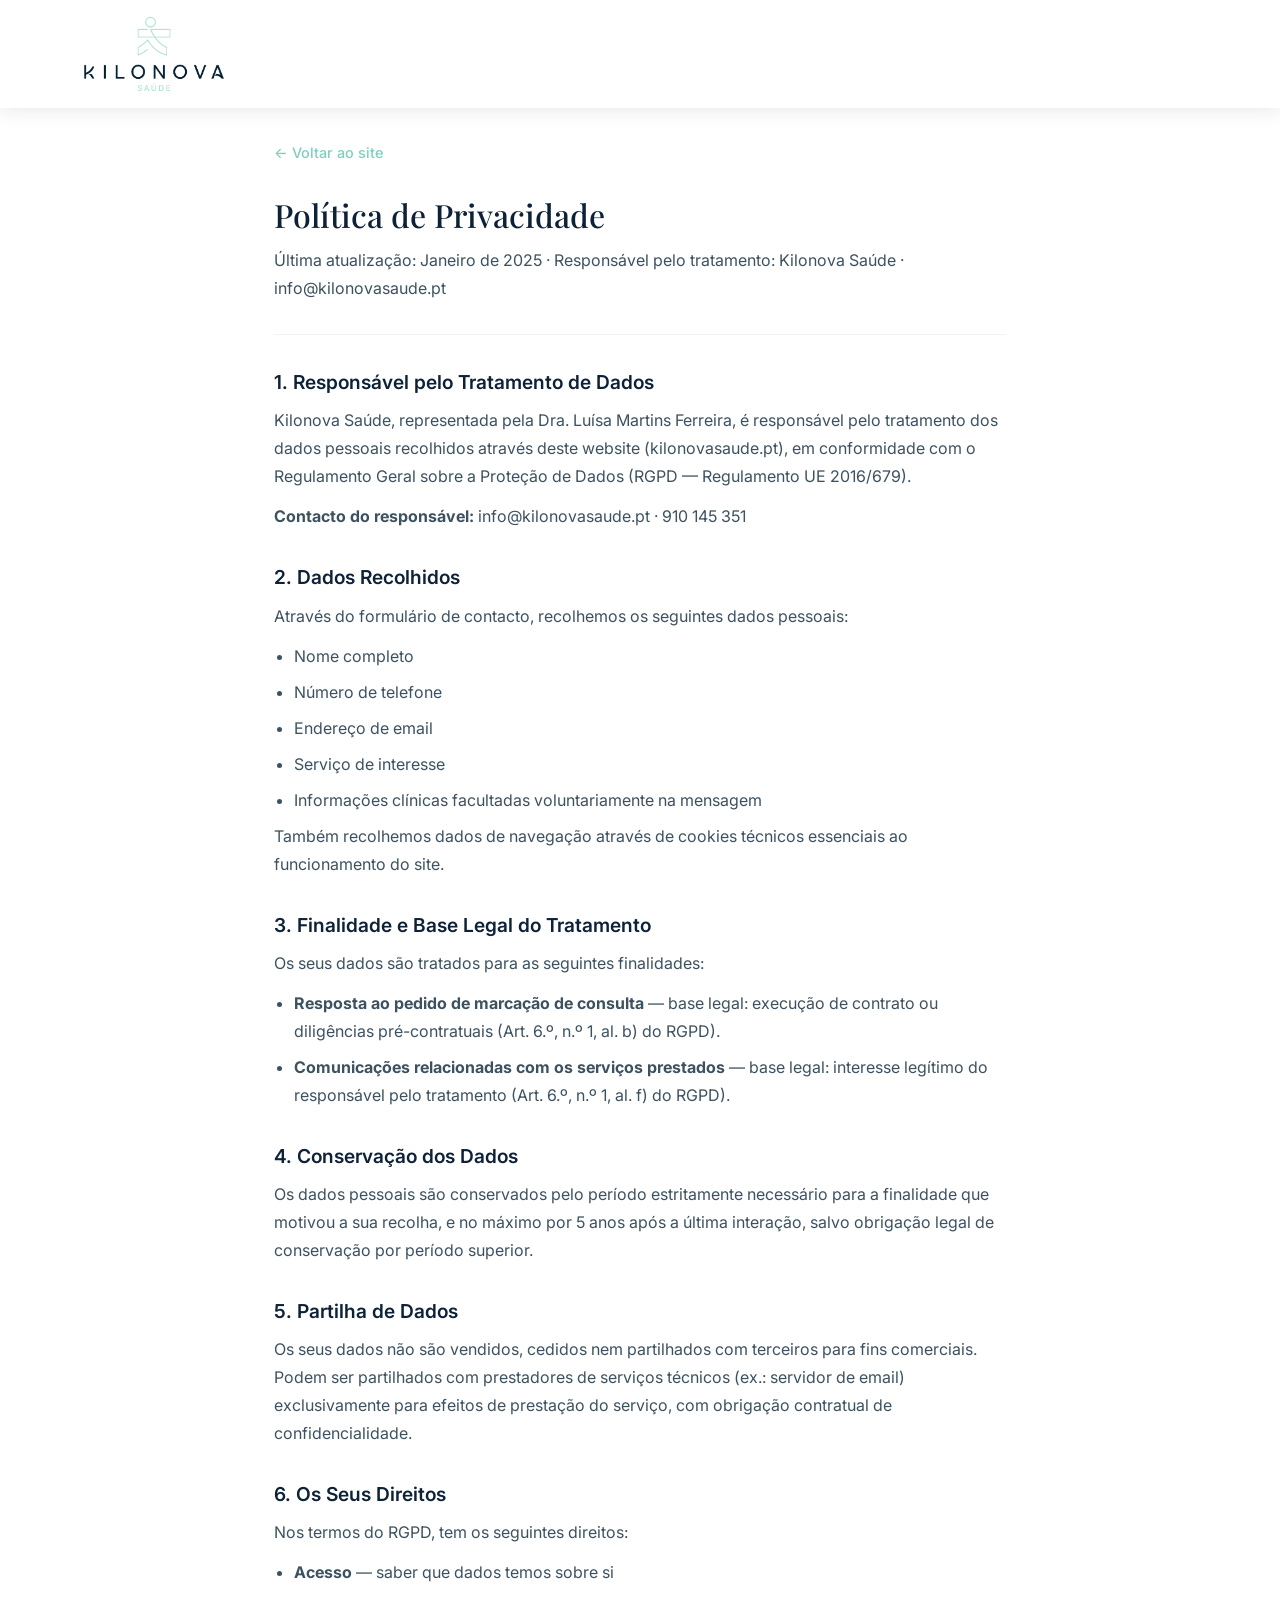
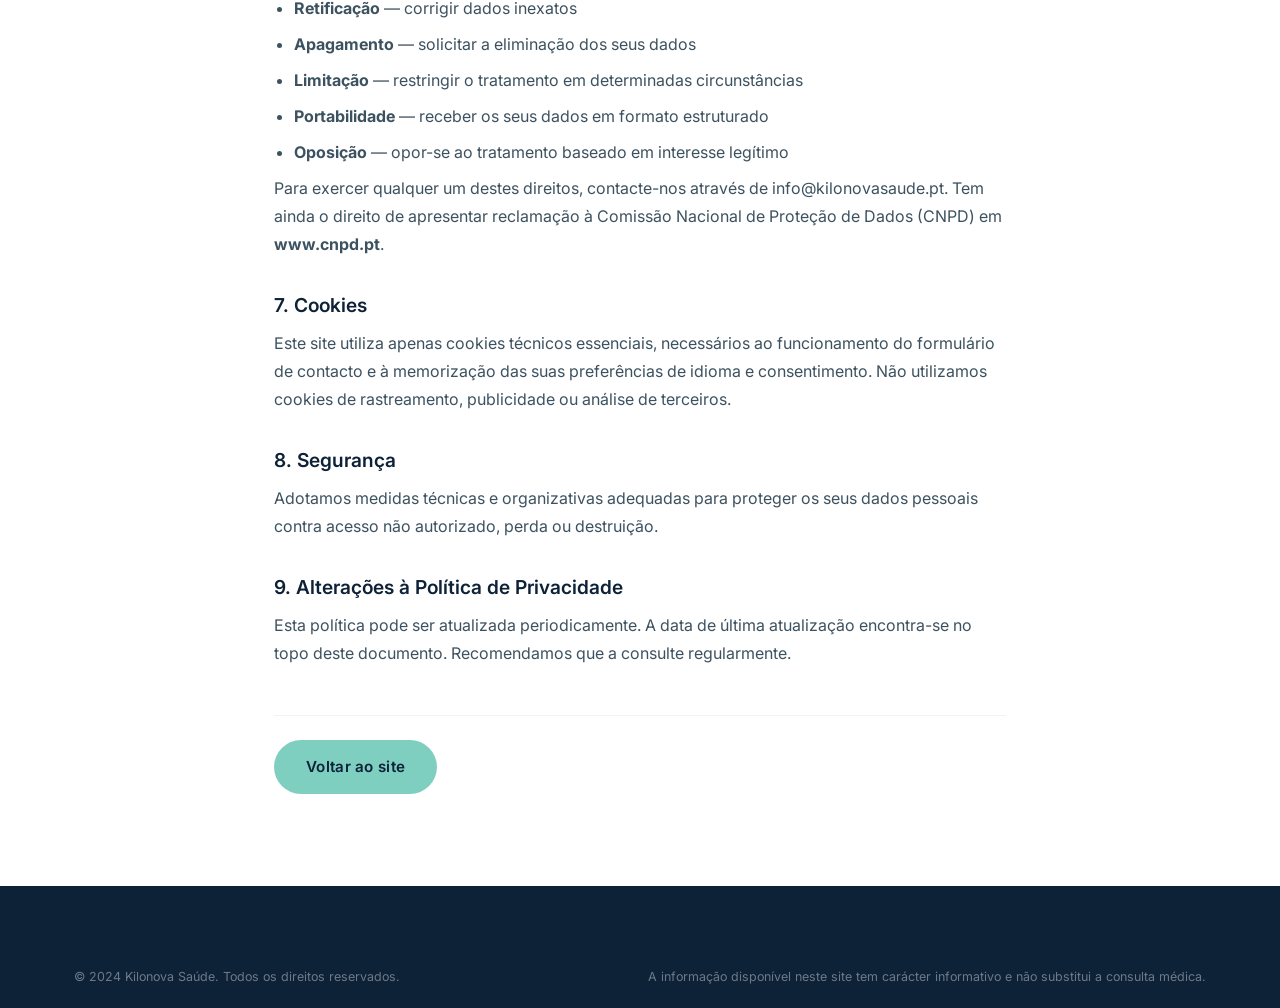
<file: privacy.html>
<!DOCTYPE html>
<html lang="pt">
<head>
  <meta charset="UTF-8" />
  <meta name="viewport" content="width=device-width, initial-scale=1.0" />
  <title>Política de Privacidade — Kilonova Saúde</title>
  <link rel="preconnect" href="https://fonts.googleapis.com" />
  <link rel="preconnect" href="https://fonts.gstatic.com" crossorigin />
  <link href="https://fonts.googleapis.com/css2?family=Inter:wght@300;400;500;600;700&family=Playfair+Display:wght@400;500;600&display=swap" rel="stylesheet" />
  <link rel="stylesheet" href="css/style.css" />
  <style>
    .privacy-page { padding: 140px 0 80px; min-height: 100vh; }
    .privacy-page h1 { color: var(--navy); margin-bottom: 12px; font-size: 2rem; }
    .privacy-page h2 { color: var(--navy); font-size: 1.2rem; margin: 36px 0 12px; font-family: var(--font-sans); font-weight: 600; }
    .privacy-page p, .privacy-page li { color: var(--gray-700); margin-bottom: 12px; line-height: 1.75; }
    .privacy-page ul { padding-left: 20px; list-style: disc; }
    .privacy-page ul li { margin-bottom: 8px; }
    .privacy-lead { color: var(--gray-500); margin-bottom: 40px; padding-bottom: 32px; border-bottom: 1px solid var(--gray-100); }
    .back-link { display: inline-flex; align-items: center; gap: 8px; color: var(--mint); font-weight: 500; margin-bottom: 32px; font-size: 0.9rem; }
    .back-link:hover { color: var(--navy); }
  </style>
</head>
<body>

  <header id="header" class="scrolled">
    <div class="container header-inner">
      <a href="index.html" class="logo-link">
        <img src="images/logo.png" alt="Kilonova Saúde" class="logo logo-dark" />
      </a>
    </div>
  </header>

  <main class="privacy-page">
    <div class="container" style="max-width:780px">
      <a href="index.html" class="back-link">&#8592; Voltar ao site</a>
      <h1>Política de Privacidade</h1>
      <p class="privacy-lead">Última atualização: Janeiro de 2025 · Responsável pelo tratamento: Kilonova Saúde · info@kilonovasaude.pt</p>

      <h2>1. Responsável pelo Tratamento de Dados</h2>
      <p>Kilonova Saúde, representada pela Dra. Luísa Martins Ferreira, é responsável pelo tratamento dos dados pessoais recolhidos através deste website (kilonovasaude.pt), em conformidade com o Regulamento Geral sobre a Proteção de Dados (RGPD — Regulamento UE 2016/679).</p>
      <p><strong>Contacto do responsável:</strong> info@kilonovasaude.pt · 910 145 351</p>

      <h2>2. Dados Recolhidos</h2>
      <p>Através do formulário de contacto, recolhemos os seguintes dados pessoais:</p>
      <ul>
        <li>Nome completo</li>
        <li>Número de telefone</li>
        <li>Endereço de email</li>
        <li>Serviço de interesse</li>
        <li>Informações clínicas facultadas voluntariamente na mensagem</li>
      </ul>
      <p>Também recolhemos dados de navegação através de cookies técnicos essenciais ao funcionamento do site.</p>

      <h2>3. Finalidade e Base Legal do Tratamento</h2>
      <p>Os seus dados são tratados para as seguintes finalidades:</p>
      <ul>
        <li><strong>Resposta ao pedido de marcação de consulta</strong> — base legal: execução de contrato ou diligências pré-contratuais (Art. 6.º, n.º 1, al. b) do RGPD).</li>
        <li><strong>Comunicações relacionadas com os serviços prestados</strong> — base legal: interesse legítimo do responsável pelo tratamento (Art. 6.º, n.º 1, al. f) do RGPD).</li>
      </ul>

      <h2>4. Conservação dos Dados</h2>
      <p>Os dados pessoais são conservados pelo período estritamente necessário para a finalidade que motivou a sua recolha, e no máximo por 5 anos após a última interação, salvo obrigação legal de conservação por período superior.</p>

      <h2>5. Partilha de Dados</h2>
      <p>Os seus dados não são vendidos, cedidos nem partilhados com terceiros para fins comerciais. Podem ser partilhados com prestadores de serviços técnicos (ex.: servidor de email) exclusivamente para efeitos de prestação do serviço, com obrigação contratual de confidencialidade.</p>

      <h2>6. Os Seus Direitos</h2>
      <p>Nos termos do RGPD, tem os seguintes direitos:</p>
      <ul>
        <li><strong>Acesso</strong> — saber que dados temos sobre si</li>
        <li><strong>Retificação</strong> — corrigir dados inexatos</li>
        <li><strong>Apagamento</strong> — solicitar a eliminação dos seus dados</li>
        <li><strong>Limitação</strong> — restringir o tratamento em determinadas circunstâncias</li>
        <li><strong>Portabilidade</strong> — receber os seus dados em formato estruturado</li>
        <li><strong>Oposição</strong> — opor-se ao tratamento baseado em interesse legítimo</li>
      </ul>
      <p>Para exercer qualquer um destes direitos, contacte-nos através de info@kilonovasaude.pt. Tem ainda o direito de apresentar reclamação à Comissão Nacional de Proteção de Dados (CNPD) em <strong>www.cnpd.pt</strong>.</p>

      <h2>7. Cookies</h2>
      <p>Este site utiliza apenas cookies técnicos essenciais, necessários ao funcionamento do formulário de contacto e à memorização das suas preferências de idioma e consentimento. Não utilizamos cookies de rastreamento, publicidade ou análise de terceiros.</p>

      <h2>8. Segurança</h2>
      <p>Adotamos medidas técnicas e organizativas adequadas para proteger os seus dados pessoais contra acesso não autorizado, perda ou destruição.</p>

      <h2>9. Alterações à Política de Privacidade</h2>
      <p>Esta política pode ser atualizada periodicamente. A data de última atualização encontra-se no topo deste documento. Recomendamos que a consulte regularmente.</p>

      <p style="margin-top:48px; padding-top:24px; border-top:1px solid var(--gray-100);">
        <a href="index.html" class="btn btn-primary">Voltar ao site</a>
      </p>
    </div>
  </main>

  <footer id="footer">
    <div class="footer-bottom">
      <div class="container">
        <p>© 2024 Kilonova Saúde. Todos os direitos reservados.</p>
        <p>A informação disponível neste site tem carácter informativo e não substitui a consulta médica.</p>
      </div>
    </div>
  </footer>

</body>
</html>
</file>
<file: css/style.css>
/* =========================================
   KILONOVA SAÚDE — stylesheet
   Colors: Navy #0D2137 | Mint #7ECFC0 | White #FFFFFF
   ========================================= */

:root {
  --navy: #0D2137;
  --navy-light: #1a3550;
  --mint: #7ECFC0;
  --mint-light: #a8e2d8;
  --mint-pale: #e8f7f5;
  --white: #ffffff;
  --gray-50: #f8fafb;
  --gray-100: #f0f4f5;
  --gray-300: #c8d4d8;
  --gray-500: #7a8f99;
  --gray-700: #3d5260;
  --text: #0D2137;
  --font-sans: 'Inter', sans-serif;
  --font-serif: 'Playfair Display', serif;
  --radius: 12px;
  --shadow: 0 4px 24px rgba(13,33,55,0.08);
  --shadow-lg: 0 12px 48px rgba(13,33,55,0.14);
  --transition: 0.3s ease;
  --max-w: 1180px;
}

*, *::before, *::after { box-sizing: border-box; margin: 0; padding: 0; }

html { scroll-behavior: smooth; font-size: 16px; }

body {
  font-family: var(--font-sans);
  color: var(--text);
  background: var(--white);
  line-height: 1.6;
  -webkit-font-smoothing: antialiased;
}

img { max-width: 100%; display: block; }
a { color: inherit; text-decoration: none; }
ul { list-style: none; }
button { cursor: pointer; border: none; background: none; font-family: inherit; }

.container {
  max-width: var(--max-w);
  margin: 0 auto;
  padding: 0 24px;
}

/* ---- TYPOGRAPHY ---- */
h1, h2, h3, h4 { font-family: var(--font-serif); line-height: 1.2; }
h1 { font-size: clamp(2.2rem, 5vw, 3.8rem); font-weight: 500; }
h2 { font-size: clamp(1.8rem, 3.5vw, 2.6rem); font-weight: 500; }
h3 { font-size: 1.25rem; font-weight: 600; font-family: var(--font-sans); }
h4 { font-size: 1.1rem; font-weight: 600; font-family: var(--font-sans); }
p { font-size: 1rem; color: var(--gray-700); line-height: 1.75; }

.section-eyebrow {
  font-size: 0.78rem;
  font-weight: 600;
  letter-spacing: 0.18em;
  text-transform: uppercase;
  color: var(--mint);
  margin-bottom: 12px;
}
.section-header { text-align: center; margin-bottom: 56px; }
.section-header h2 { color: var(--navy); margin-bottom: 16px; }
.section-sub { max-width: 600px; margin: 0 auto; color: var(--gray-500); }

/* ---- BUTTONS ---- */
.btn {
  display: inline-flex;
  align-items: center;
  gap: 8px;
  padding: 14px 32px;
  border-radius: 50px;
  font-size: 0.95rem;
  font-weight: 600;
  letter-spacing: 0.02em;
  transition: all var(--transition);
  white-space: nowrap;
}
.btn-primary {
  background: var(--mint);
  color: var(--navy);
}
.btn-primary:hover {
  background: var(--mint-light);
  transform: translateY(-2px);
  box-shadow: 0 8px 24px rgba(126,207,192,0.4);
}
.btn-outline {
  background: transparent;
  color: var(--white);
  border: 2px solid rgba(255,255,255,0.6);
}
.btn-outline:hover {
  background: rgba(255,255,255,0.12);
  border-color: var(--white);
}
.btn-full { width: 100%; justify-content: center; }

/* ---- COOKIE BANNER ---- */
.cookie-banner {
  position: fixed;
  bottom: 24px;
  left: 24px;
  right: 24px;
  max-width: 640px;
  background: var(--navy);
  color: var(--white);
  border-radius: var(--radius);
  padding: 20px 24px;
  z-index: 1000;
  box-shadow: var(--shadow-lg);
  display: none;
}
.cookie-banner.visible { display: block; animation: slideUp 0.4s ease; }
.cookie-content p { color: rgba(255,255,255,0.85); font-size: 0.88rem; margin-bottom: 14px; }
.cookie-actions { display: flex; align-items: center; gap: 20px; }
.cookie-actions a { color: var(--mint); font-size: 0.85rem; text-decoration: underline; }
#cookie-accept {
  background: var(--mint);
  color: var(--navy);
  padding: 8px 22px;
  border-radius: 50px;
  font-weight: 600;
  font-size: 0.88rem;
}
#cookie-accept:hover { background: var(--mint-light); }
@keyframes slideUp { from { transform: translateY(20px); opacity: 0; } to { transform: translateY(0); opacity: 1; } }

/* ---- HEADER ---- */
#header {
  position: fixed;
  top: 0;
  left: 0;
  right: 0;
  z-index: 900;
  padding: 20px 0;
  transition: all var(--transition);
}
#header.scrolled {
  background: var(--white);
  padding: 14px 0;
  box-shadow: 0 2px 20px rgba(13,33,55,0.1);
}
#header.scrolled .logo-white { display: none; }
#header.scrolled .logo-dark { display: block; }
#header:not(.scrolled) .logo-dark { display: none; }
#header:not(.scrolled) .logo-white { display: block; }

.header-inner {
  display: flex;
  align-items: center;
  justify-content: space-between;
  gap: 24px;
}
.logo-link { flex-shrink: 0; }
.logo { height: 80px; width: auto; }

#main-nav ul {
  display: flex;
  align-items: center;
  gap: 8px;
}
#main-nav a {
  font-size: 0.9rem;
  font-weight: 500;
  padding: 8px 14px;
  border-radius: 8px;
  transition: all var(--transition);
  color: var(--white);
}
#header.scrolled #main-nav a { color: var(--navy); }
#main-nav a:hover { background: rgba(126,207,192,0.15); color: var(--mint) !important; }
#main-nav .nav-cta {
  background: var(--mint);
  color: var(--navy) !important;
  padding: 9px 20px;
  border-radius: 50px;
}
#main-nav .nav-cta:hover {
  background: var(--mint-light);
  transform: translateY(-1px);
}

.header-right { display: flex; align-items: center; gap: 16px; }

/* Language dropdown */
.lang-dropdown { position: relative; }
.lang-current-btn {
  display: flex;
  align-items: center;
  gap: 6px;
  font-size: 0.82rem;
  font-weight: 600;
  padding: 7px 12px;
  border-radius: 8px;
  color: rgba(255,255,255,0.85);
  background: rgba(255,255,255,0.1);
  border: 1px solid rgba(255,255,255,0.2);
  transition: all var(--transition);
  cursor: pointer;
  white-space: nowrap;
}
#header.scrolled .lang-current-btn {
  color: var(--navy);
  background: var(--gray-100);
  border-color: var(--gray-300);
}
.lang-current-btn:hover {
  background: var(--mint);
  color: var(--navy);
  border-color: var(--mint);
}
.lang-chevron { width: 10px; height: 7px; transition: transform var(--transition); }
.lang-dropdown.open .lang-chevron { transform: rotate(180deg); }

.lang-list {
  position: absolute;
  top: calc(100% + 8px);
  right: 0;
  min-width: 150px;
  background: var(--white);
  border-radius: 10px;
  box-shadow: var(--shadow-lg);
  border: 1px solid var(--gray-100);
  overflow: hidden;
  display: none;
  z-index: 1000;
  animation: dropDown 0.2s ease;
}
.lang-dropdown.open .lang-list { display: block; }
@keyframes dropDown { from { opacity: 0; transform: translateY(-8px); } to { opacity: 1; transform: translateY(0); } }
.lang-list li { list-style: none; }
.lang-option {
  display: flex;
  align-items: center;
  gap: 10px;
  width: 100%;
  text-align: left;
  padding: 10px 16px;
  font-size: 0.88rem;
  font-weight: 500;
  color: var(--navy);
  transition: background var(--transition);
  cursor: pointer;
  background: none;
  border: none;
}
.lang-option:hover, .lang-option.active { background: var(--mint-pale); color: var(--navy); }
.lang-option.active { font-weight: 700; }

/* Hamburger */
.hamburger { display: none; flex-direction: column; gap: 5px; padding: 4px; }
.hamburger span { display: block; width: 24px; height: 2px; background: var(--white); border-radius: 2px; transition: all var(--transition); }
#header.scrolled .hamburger span { background: var(--navy); }
.hamburger.open span:nth-child(1) { transform: translateY(7px) rotate(45deg); }
.hamburger.open span:nth-child(2) { opacity: 0; }
.hamburger.open span:nth-child(3) { transform: translateY(-7px) rotate(-45deg); }

/* ---- HERO ---- */
#hero {
  min-height: 100vh;
  background: linear-gradient(135deg, var(--navy) 0%, #1a3a55 50%, #0f2d3f 100%);
  display: flex;
  align-items: center;
  position: relative;
  overflow: hidden;
  padding: 120px 0 80px;
}
#hero::before {
  content: '';
  position: absolute;
  top: -20%;
  right: -10%;
  width: 70%;
  height: 140%;
  background: radial-gradient(ellipse, rgba(126,207,192,0.12) 0%, transparent 70%);
  pointer-events: none;
}
#hero::after {
  content: '';
  position: absolute;
  bottom: -10%;
  left: -5%;
  width: 50%;
  height: 60%;
  background: radial-gradient(ellipse, rgba(126,207,192,0.07) 0%, transparent 70%);
  pointer-events: none;
}
.hero-overlay { position: absolute; inset: 0; background: rgba(13,33,55,0.2); }

.hero-content {
  position: relative;
  z-index: 1;
  max-width: 780px;
}
.hero-eyebrow {
  font-size: 0.8rem;
  font-weight: 600;
  letter-spacing: 0.2em;
  text-transform: uppercase;
  color: var(--mint);
  margin-bottom: 20px;
}
.hero-content h1 {
  color: var(--white);
  margin-bottom: 24px;
  font-weight: 500;
}
.hero-sub {
  color: rgba(255,255,255,0.75);
  font-size: 1.15rem;
  margin-bottom: 40px;
  line-height: 1.7;
}
.hero-actions { display: flex; gap: 16px; flex-wrap: wrap; }

.hero-scroll-indicator {
  position: absolute;
  bottom: 36px;
  left: 50%;
  transform: translateX(-50%);
  z-index: 1;
}
.hero-scroll-indicator span {
  display: block;
  width: 1px;
  height: 48px;
  background: linear-gradient(to bottom, rgba(255,255,255,0.5), transparent);
  animation: scrollPulse 2s ease-in-out infinite;
}
@keyframes scrollPulse { 0%,100% { opacity: 0.3; transform: scaleY(1); } 50% { opacity: 1; transform: scaleY(1.2); } }

/* ---- TRUST BAR ---- */
.trust-bar {
  background: var(--navy);
  padding: 20px 0;
  border-top: 1px solid rgba(126,207,192,0.2);
}
.trust-items {
  display: flex;
  align-items: center;
  justify-content: center;
  gap: 40px;
  flex-wrap: wrap;
}
.trust-item {
  display: flex;
  align-items: center;
  gap: 10px;
  color: rgba(255,255,255,0.75);
  font-size: 0.85rem;
  font-weight: 500;
  letter-spacing: 0.03em;
}
.trust-icon { color: var(--mint); font-size: 0.5rem; }

/* ---- ABOUT ---- */
#about { padding: 100px 0; background: var(--white); }
.about-grid {
  display: grid;
  grid-template-columns: 1fr 1.2fr;
  gap: 80px;
  align-items: center;
}
.about-image-wrap { position: relative; }
.about-photo {
  width: 100%;
  max-width: 420px;
  border-radius: 16px;
  object-fit: cover;
  object-position: top center;
  box-shadow: var(--shadow-lg);
}
.about-card {
  position: absolute;
  bottom: -24px;
  right: -24px;
  background: var(--navy);
  color: var(--white);
  padding: 20px 24px;
  border-radius: 12px;
  box-shadow: var(--shadow-lg);
  min-width: 240px;
}
.about-card-name { font-weight: 600; font-size: 0.95rem; margin-bottom: 4px; color: var(--white); }
.about-card-title { font-size: 0.8rem; color: var(--mint); line-height: 1.4; }

.about-text h2 { color: var(--navy); margin-bottom: 24px; }
.about-text p { margin-bottom: 16px; }
.about-text .btn { margin-top: 12px; }

/* ---- SERVICES ---- */
#services { padding: 100px 0; background: var(--gray-50); }
.services-grid {
  display: grid;
  grid-template-columns: repeat(3, 1fr);
  gap: 28px;
}
.service-card {
  background: var(--white);
  border-radius: 16px;
  padding: 40px 32px;
  box-shadow: var(--shadow);
  transition: all var(--transition);
  border-bottom: 3px solid transparent;
}
.service-card:hover {
  transform: translateY(-6px);
  box-shadow: var(--shadow-lg);
  border-bottom-color: var(--mint);
}
.service-icon {
  width: 56px;
  height: 56px;
  background: var(--mint-pale);
  border-radius: 14px;
  display: flex;
  align-items: center;
  justify-content: center;
  margin-bottom: 24px;
  color: var(--navy);
}
.service-icon svg { width: 28px; height: 28px; }
.service-card h3 { color: var(--navy); margin-bottom: 14px; }

/* ---- WHY ---- */
#why { padding: 100px 0; background: var(--navy); }
#why .section-header h2 { color: var(--white); }
.why-grid {
  display: grid;
  grid-template-columns: repeat(4, 1fr);
  gap: 32px;
}
.why-item { padding: 8px 0; }
.why-number {
  font-size: 2.4rem;
  font-weight: 700;
  color: rgba(126,207,192,0.25);
  font-family: var(--font-serif);
  line-height: 1;
  margin-bottom: 16px;
}
.why-item h4 { color: var(--white); margin-bottom: 10px; }
.why-item p { color: rgba(255,255,255,0.6); font-size: 0.92rem; }

/* ---- TESTIMONIALS ---- */
#testimonials { padding: 100px 0; background: var(--white); overflow: hidden; }
.testimonials-slider { position: relative; }
.testimonials-track {
  display: grid;
  grid-template-columns: repeat(3, 1fr);
  gap: 24px;
  transition: transform 0.4s ease;
}
.testimonial-card {
  background: var(--gray-50);
  border-radius: 16px;
  padding: 36px 32px;
  border: 1px solid var(--gray-100);
  transition: all var(--transition);
}
.testimonial-card:hover { box-shadow: var(--shadow); }
.stars { color: var(--mint); font-size: 1.1rem; margin-bottom: 16px; letter-spacing: 2px; }
.testimonial-text {
  font-style: italic;
  color: var(--gray-700);
  font-size: 0.95rem;
  margin-bottom: 24px;
  line-height: 1.7;
}
.testimonial-author { display: flex; align-items: center; gap: 14px; }
.author-avatar {
  width: 44px;
  height: 44px;
  background: var(--navy);
  color: var(--mint);
  border-radius: 50%;
  display: flex;
  align-items: center;
  justify-content: center;
  font-size: 0.78rem;
  font-weight: 700;
  flex-shrink: 0;
}
.author-name { font-weight: 600; font-size: 0.9rem; color: var(--navy); }
.author-detail { font-size: 0.78rem; color: var(--gray-500); margin: 0; }

.slider-controls {
  display: flex;
  align-items: center;
  justify-content: center;
  gap: 16px;
  margin-top: 40px;
}
.slider-btn {
  width: 44px;
  height: 44px;
  border-radius: 50%;
  border: 2px solid var(--gray-300);
  color: var(--navy);
  font-size: 1.1rem;
  display: flex;
  align-items: center;
  justify-content: center;
  transition: all var(--transition);
}
.slider-btn:hover { border-color: var(--mint); background: var(--mint); color: var(--navy); }
.slider-dots { display: flex; gap: 8px; }
.dot {
  width: 8px;
  height: 8px;
  border-radius: 50%;
  background: var(--gray-300);
  transition: all var(--transition);
  cursor: pointer;
}
.dot.active { background: var(--mint); transform: scale(1.3); }

/* ---- CONTACT ---- */
#contact { padding: 100px 0; background: var(--gray-50); }
.contact-grid {
  display: grid;
  grid-template-columns: 1fr 1.4fr;
  gap: 80px;
  align-items: start;
}
.contact-info h2 { color: var(--navy); margin-bottom: 16px; }
.contact-info > p { margin-bottom: 32px; }
.contact-details { display: flex; flex-direction: column; gap: 16px; margin-bottom: 32px; }
.contact-detail-item { display: flex; align-items: center; gap: 12px; }
.contact-detail-item svg { width: 20px; height: 20px; color: var(--mint); flex-shrink: 0; }
.contact-detail-item a, .contact-detail-item span {
  font-size: 0.95rem;
  color: var(--gray-700);
  transition: color var(--transition);
}
.contact-detail-item a:hover { color: var(--mint); }

.social-links { display: flex; gap: 12px; }
.social-link {
  width: 44px;
  height: 44px;
  border-radius: 50%;
  border: 2px solid var(--gray-300);
  display: flex;
  align-items: center;
  justify-content: center;
  color: var(--navy);
  transition: all var(--transition);
}
.social-link svg { width: 18px; height: 18px; }
.social-link:hover { border-color: var(--mint); background: var(--mint); }

/* Form */
.contact-form {
  background: var(--white);
  border-radius: 20px;
  padding: 48px 40px;
  box-shadow: var(--shadow);
}
.form-row { display: grid; grid-template-columns: 1fr 1fr; gap: 20px; }
.form-group { display: flex; flex-direction: column; gap: 6px; margin-bottom: 20px; }
.form-group:last-of-type { margin-bottom: 0; }
label { font-size: 0.85rem; font-weight: 600; color: var(--navy); }
input, select, textarea {
  padding: 12px 16px;
  border: 1.5px solid var(--gray-300);
  border-radius: 10px;
  font-family: var(--font-sans);
  font-size: 0.95rem;
  color: var(--text);
  background: var(--white);
  transition: border-color var(--transition);
  width: 100%;
}
input:focus, select:focus, textarea:focus {
  outline: none;
  border-color: var(--mint);
  box-shadow: 0 0 0 3px rgba(126,207,192,0.15);
}
textarea { resize: vertical; min-height: 110px; }
select { appearance: none; background-image: url("data:image/svg+xml,%3Csvg xmlns='http://www.w3.org/2000/svg' width='12' height='8' viewBox='0 0 12 8'%3E%3Cpath d='M1 1l5 5 5-5' stroke='%230D2137' stroke-width='1.5' fill='none' stroke-linecap='round'/%3E%3C/svg%3E"); background-repeat: no-repeat; background-position: right 14px center; }

.form-checkbox { display: flex; align-items: flex-start; gap: 10px; margin: 20px 0; }
.form-checkbox input[type="checkbox"] {
  width: 18px;
  height: 18px;
  flex-shrink: 0;
  margin-top: 2px;
  accent-color: var(--mint);
  padding: 0;
  border: none;
}
.form-checkbox label { font-size: 0.83rem; color: var(--gray-500); font-weight: 400; cursor: pointer; }
.form-checkbox a { color: var(--mint); text-decoration: underline; }

.form-success {
  margin-top: 16px;
  padding: 14px 18px;
  background: var(--mint-pale);
  border: 1px solid var(--mint);
  border-radius: 10px;
  color: var(--navy);
  font-size: 0.9rem;
  font-weight: 500;
}
.form-error {
  margin-top: 16px;
  padding: 14px 18px;
  background: #fff0f0;
  border: 1px solid #ffb3b3;
  border-radius: 10px;
  color: #c0392b;
  font-size: 0.9rem;
}

/* ---- FOOTER ---- */
#footer { background: var(--navy); padding: 60px 0 0; }
.footer-inner {
  display: grid;
  grid-template-columns: 1fr 1fr 1fr;
  gap: 48px;
  padding-bottom: 48px;
  border-bottom: 1px solid rgba(255,255,255,0.1);
  align-items: start;
}
.footer-logo { height: 80px; width: auto; margin-bottom: 12px; }
.footer-brand p { color: rgba(255,255,255,0.55); font-size: 0.85rem; }
.footer-region { color: var(--mint) !important; font-size: 0.78rem !important; margin-top: 4px; }
.footer-links { display: flex; flex-direction: column; gap: 12px; }
.footer-links a { color: rgba(255,255,255,0.65); font-size: 0.9rem; transition: color var(--transition); }
.footer-links a:hover { color: var(--mint); }
.footer-contact { display: flex; flex-direction: column; gap: 10px; }
.footer-contact a { color: rgba(255,255,255,0.65); font-size: 0.9rem; transition: color var(--transition); }
.footer-contact a:hover { color: var(--mint); }
.footer-bottom { padding: 20px 0; }
.footer-bottom .container { display: flex; justify-content: space-between; align-items: center; gap: 16px; flex-wrap: wrap; }
.footer-bottom p { color: rgba(255,255,255,0.4); font-size: 0.78rem; }

/* ---- ANIMATIONS ---- */
.fade-in {
  opacity: 0;
  transform: translateY(24px);
  transition: opacity 0.6s ease, transform 0.6s ease;
}
.fade-in.visible { opacity: 1; transform: translateY(0); }
.fade-in-delay-1 { transition-delay: 0.1s; }
.fade-in-delay-2 { transition-delay: 0.2s; }
.fade-in-delay-3 { transition-delay: 0.3s; }

/* ---- RESPONSIVE ---- */
@media (max-width: 1024px) {
  .why-grid { grid-template-columns: repeat(2, 1fr); }
  .about-grid { gap: 48px; }
}

@media (max-width: 768px) {
  #main-nav {
    position: fixed;
    top: 0;
    right: -100%;
    width: 280px;
    height: 100vh;
    background: var(--navy);
    padding: 100px 32px 32px;
    transition: right var(--transition);
    box-shadow: -4px 0 24px rgba(0,0,0,0.2);
  }
  #main-nav.open { right: 0; }
  #main-nav ul { flex-direction: column; align-items: flex-start; gap: 4px; }
  #main-nav a { color: rgba(255,255,255,0.85) !important; padding: 12px 16px; width: 100%; border-radius: 10px; }
  #main-nav .nav-cta { background: var(--mint); color: var(--navy) !important; margin-top: 12px; text-align: center; }
  .hamburger { display: flex; }

  .services-grid { grid-template-columns: 1fr; }
  .about-grid { grid-template-columns: 1fr; }
  .about-card { right: 0; bottom: -32px; }
  .contact-grid { grid-template-columns: 1fr; gap: 48px; }
  .footer-inner { grid-template-columns: 1fr; gap: 32px; }
  .form-row { grid-template-columns: 1fr; }
  .trust-items { gap: 20px; justify-content: flex-start; }
  .why-grid { grid-template-columns: 1fr; }
  .testimonials-track { grid-template-columns: 1fr; }
  .footer-bottom .container { flex-direction: column; align-items: flex-start; }
  .contact-form { padding: 32px 24px; }
}

@media (max-width: 480px) {
  .hero-actions { flex-direction: column; }
  .hero-actions .btn { width: 100%; justify-content: center; }
}

/* ---- HERO ORBS ---- */
#hero-canvas { position: absolute; inset: 0; width: 100%; height: 100%; pointer-events: none; z-index: 0; }
.orb {
  position: absolute;
  border-radius: 50%;
  pointer-events: none;
  z-index: 0;
  filter: blur(60px);
}
.orb-1 {
  width: 400px; height: 400px;
  background: radial-gradient(circle, rgba(126,207,192,0.18) 0%, transparent 70%);
  top: -10%; right: 5%;
  animation: orbFloat1 8s ease-in-out infinite;
}
.orb-2 {
  width: 280px; height: 280px;
  background: radial-gradient(circle, rgba(126,207,192,0.12) 0%, transparent 70%);
  bottom: 10%; left: 10%;
  animation: orbFloat2 11s ease-in-out infinite;
}
.orb-3 {
  width: 200px; height: 200px;
  background: radial-gradient(circle, rgba(126,207,192,0.1) 0%, transparent 70%);
  top: 40%; right: 25%;
  animation: orbFloat3 14s ease-in-out infinite;
}
@keyframes orbFloat1 {
  0%, 100% { transform: translate(0, 0) scale(1); }
  33% { transform: translate(-30px, 20px) scale(1.05); }
  66% { transform: translate(20px, -15px) scale(0.97); }
}
@keyframes orbFloat2 {
  0%, 100% { transform: translate(0, 0) scale(1); }
  50% { transform: translate(25px, -30px) scale(1.08); }
}
@keyframes orbFloat3 {
  0%, 100% { transform: translate(0, 0); }
  40% { transform: translate(-20px, 25px); }
  80% { transform: translate(15px, -10px); }
}

/* ---- STATS ---- */
#stats {
  background: var(--mint-pale);
  padding: 60px 0;
  border-bottom: 1px solid rgba(126,207,192,0.3);
}
.stats-grid-3 {
  grid-template-columns: repeat(3, 1fr) !important;
  max-width: 780px;
  margin: 0 auto;
}
.stats-grid {
  display: grid;
  grid-template-columns: repeat(4, 1fr);
  gap: 24px;
  text-align: center;
}
.stat-item {
  display: flex;
  flex-direction: column;
  align-items: center;
  gap: 4px;
  position: relative;
}
.stat-item + .stat-item::before {
  content: '';
  position: absolute;
  left: 0;
  top: 50%;
  transform: translateY(-50%);
  height: 48px;
  width: 1px;
  background: rgba(126,207,192,0.4);
}
.stat-number {
  font-family: var(--font-serif);
  font-size: clamp(2.4rem, 4vw, 3.4rem);
  font-weight: 600;
  color: var(--navy);
  line-height: 1;
  display: inline-block;
}
.stat-plus {
  font-size: 1.8rem;
  font-weight: 700;
  color: var(--mint);
  line-height: 1;
  display: inline-block;
  margin-left: 2px;
  align-self: flex-start;
  margin-top: 6px;
}
.stat-number-wrap { display: flex; align-items: flex-start; justify-content: center; }
.stat-label {
  font-size: 0.82rem;
  font-weight: 600;
  letter-spacing: 0.06em;
  text-transform: uppercase;
  color: var(--gray-500);
  margin-top: 8px;
}

/* ---- EVENTS ---- */
#events { padding: 100px 0; background: var(--white); }
.events-grid {
  display: grid;
  grid-template-columns: repeat(2, 1fr);
  gap: 24px;
}
.event-card {
  display: flex;
  gap: 20px;
  background: var(--gray-50);
  border-radius: 16px;
  padding: 28px;
  border: 1px solid var(--gray-100);
  transition: all var(--transition);
}
.event-card:hover {
  transform: translateY(-4px);
  box-shadow: var(--shadow);
  border-color: var(--mint);
}
.event-date-badge {
  flex-shrink: 0;
  width: 56px;
  height: 64px;
  background: var(--navy);
  border-radius: 12px;
  display: flex;
  flex-direction: column;
  align-items: center;
  justify-content: center;
  gap: 1px;
}
.event-day {
  font-size: 1.5rem;
  font-weight: 700;
  color: var(--mint);
  line-height: 1;
  font-family: var(--font-serif);
}
.event-month {
  font-size: 0.7rem;
  font-weight: 600;
  color: rgba(255,255,255,0.7);
  text-transform: uppercase;
  letter-spacing: 0.08em;
}
.event-info { flex: 1; min-width: 0; }
.event-tag {
  display: inline-block;
  font-size: 0.7rem;
  font-weight: 700;
  letter-spacing: 0.1em;
  text-transform: uppercase;
  padding: 3px 10px;
  border-radius: 50px;
  background: var(--mint-pale);
  color: var(--navy);
  margin-bottom: 10px;
}
.tag-workshop { background: #e8f0ff; color: #2d5be3; }
.tag-jornadas { background: #fff3e8; color: #c05c00; }
.tag-simposio { background: #f3e8ff; color: #7b2dc4; }
.tag-wellness { background: #e8f7ee; color: #1a7a45; }
.tag-congress { background: #e8f4ff; color: #1a5fa8; }
.event-info h3 { font-size: 1rem; color: var(--navy); margin-bottom: 8px; font-family: var(--font-sans); font-weight: 600; }
.event-info p { font-size: 0.875rem; color: var(--gray-500); line-height: 1.6; margin-bottom: 14px; }
.event-meta { display: flex; align-items: center; justify-content: space-between; gap: 12px; }
.event-location {
  display: flex;
  align-items: center;
  gap: 5px;
  font-size: 0.8rem;
  color: var(--gray-500);
  font-weight: 500;
}
.event-location svg { width: 14px; height: 14px; color: var(--mint); flex-shrink: 0; }
.event-link {
  font-size: 0.82rem;
  font-weight: 600;
  color: var(--mint);
  text-decoration: none;
  transition: color var(--transition);
  white-space: nowrap;
}
.event-link:hover { color: var(--navy); }

/* ---- MODALS ---- */
.modal-overlay {
  position: fixed;
  inset: 0;
  background: rgba(13,33,55,0.7);
  z-index: 2000;
  display: flex;
  align-items: center;
  justify-content: center;
  padding: 24px;
  opacity: 0;
  pointer-events: none;
  transition: opacity 0.3s ease;
  backdrop-filter: blur(4px);
}
.modal-overlay.open {
  opacity: 1;
  pointer-events: all;
}
.modal-box {
  background: var(--white);
  border-radius: 20px;
  max-width: 680px;
  width: 100%;
  max-height: 85vh;
  overflow-y: auto;
  position: relative;
  box-shadow: 0 24px 80px rgba(13,33,55,0.25);
  transform: translateY(20px);
  transition: transform 0.3s ease;
}
.modal-overlay.open .modal-box { transform: translateY(0); }
.modal-close {
  position: sticky;
  top: 0;
  float: right;
  margin: 16px 16px 0 0;
  width: 36px;
  height: 36px;
  border-radius: 50%;
  background: var(--gray-100);
  color: var(--navy);
  font-size: 1.4rem;
  line-height: 1;
  display: flex;
  align-items: center;
  justify-content: center;
  cursor: pointer;
  z-index: 1;
  transition: background var(--transition);
  border: none;
  font-family: inherit;
}
.modal-close:hover { background: var(--gray-300); }
.modal-content {
  padding: 32px 40px 40px;
}
.modal-content h2 {
  font-size: 1.6rem;
  color: var(--navy);
  margin-bottom: 4px;
}
.modal-updated {
  font-size: 0.8rem;
  color: var(--gray-500);
  margin-bottom: 28px;
  padding-bottom: 20px;
  border-bottom: 1px solid var(--gray-100);
}
.modal-content h3 {
  font-size: 0.92rem;
  font-weight: 700;
  color: var(--navy);
  margin: 24px 0 8px;
  font-family: var(--font-sans);
  text-transform: uppercase;
  letter-spacing: 0.05em;
}
.modal-content p { font-size: 0.9rem; color: var(--gray-700); line-height: 1.7; }

/* Footer legal buttons */
.footer-legal-link, .cookie-link {
  background: none;
  border: none;
  padding: 0;
  font-family: inherit;
  cursor: pointer;
  transition: color var(--transition);
}
.footer-legal-link {
  color: rgba(255,255,255,0.65);
  font-size: 0.9rem;
  text-align: left;
}
.footer-legal-link:hover { color: var(--mint); }
.cookie-link {
  color: var(--mint);
  font-size: 0.85rem;
  text-decoration: underline;
}

.inline-link {
  background: none;
  border: none;
  padding: 0;
  font-family: inherit;
  font-size: inherit;
  color: var(--mint);
  text-decoration: underline;
  cursor: pointer;
  font-weight: inherit;
}

.footer-region {
  color: rgba(255,255,255,0.4);
  font-size: 0.78rem;
  margin-top: 4px;
}

/* ---- RESPONSIVE (additions) ---- */
@media (max-width: 768px) {
  .stats-grid { grid-template-columns: repeat(2, 1fr); }
  .stat-item + .stat-item::before { display: none; }
  .events-grid { grid-template-columns: 1fr; }
  .modal-content { padding: 24px; }
}
@media (max-width: 480px) {
  .lang-dropdown .lang-current-btn span:nth-child(2) { display: none; }
  .stats-grid { grid-template-columns: repeat(2, 1fr); }
}
</file>
